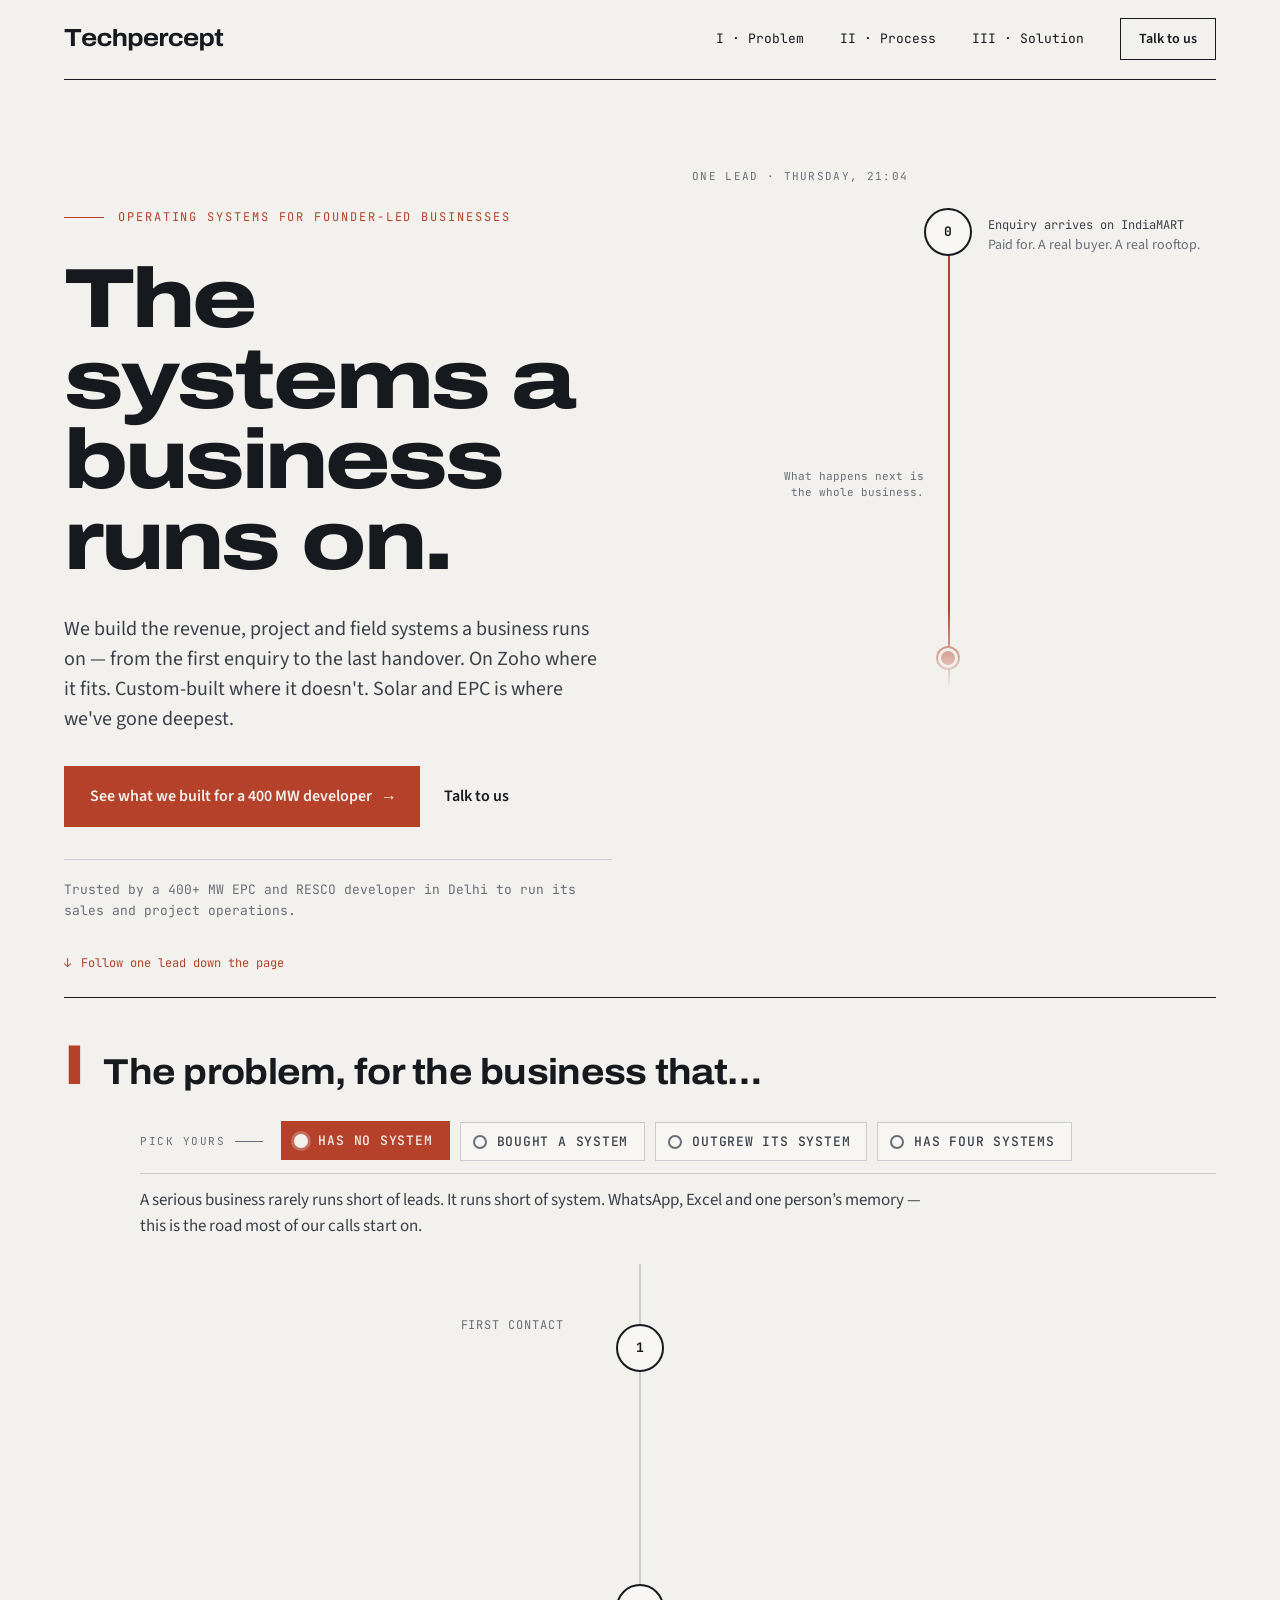
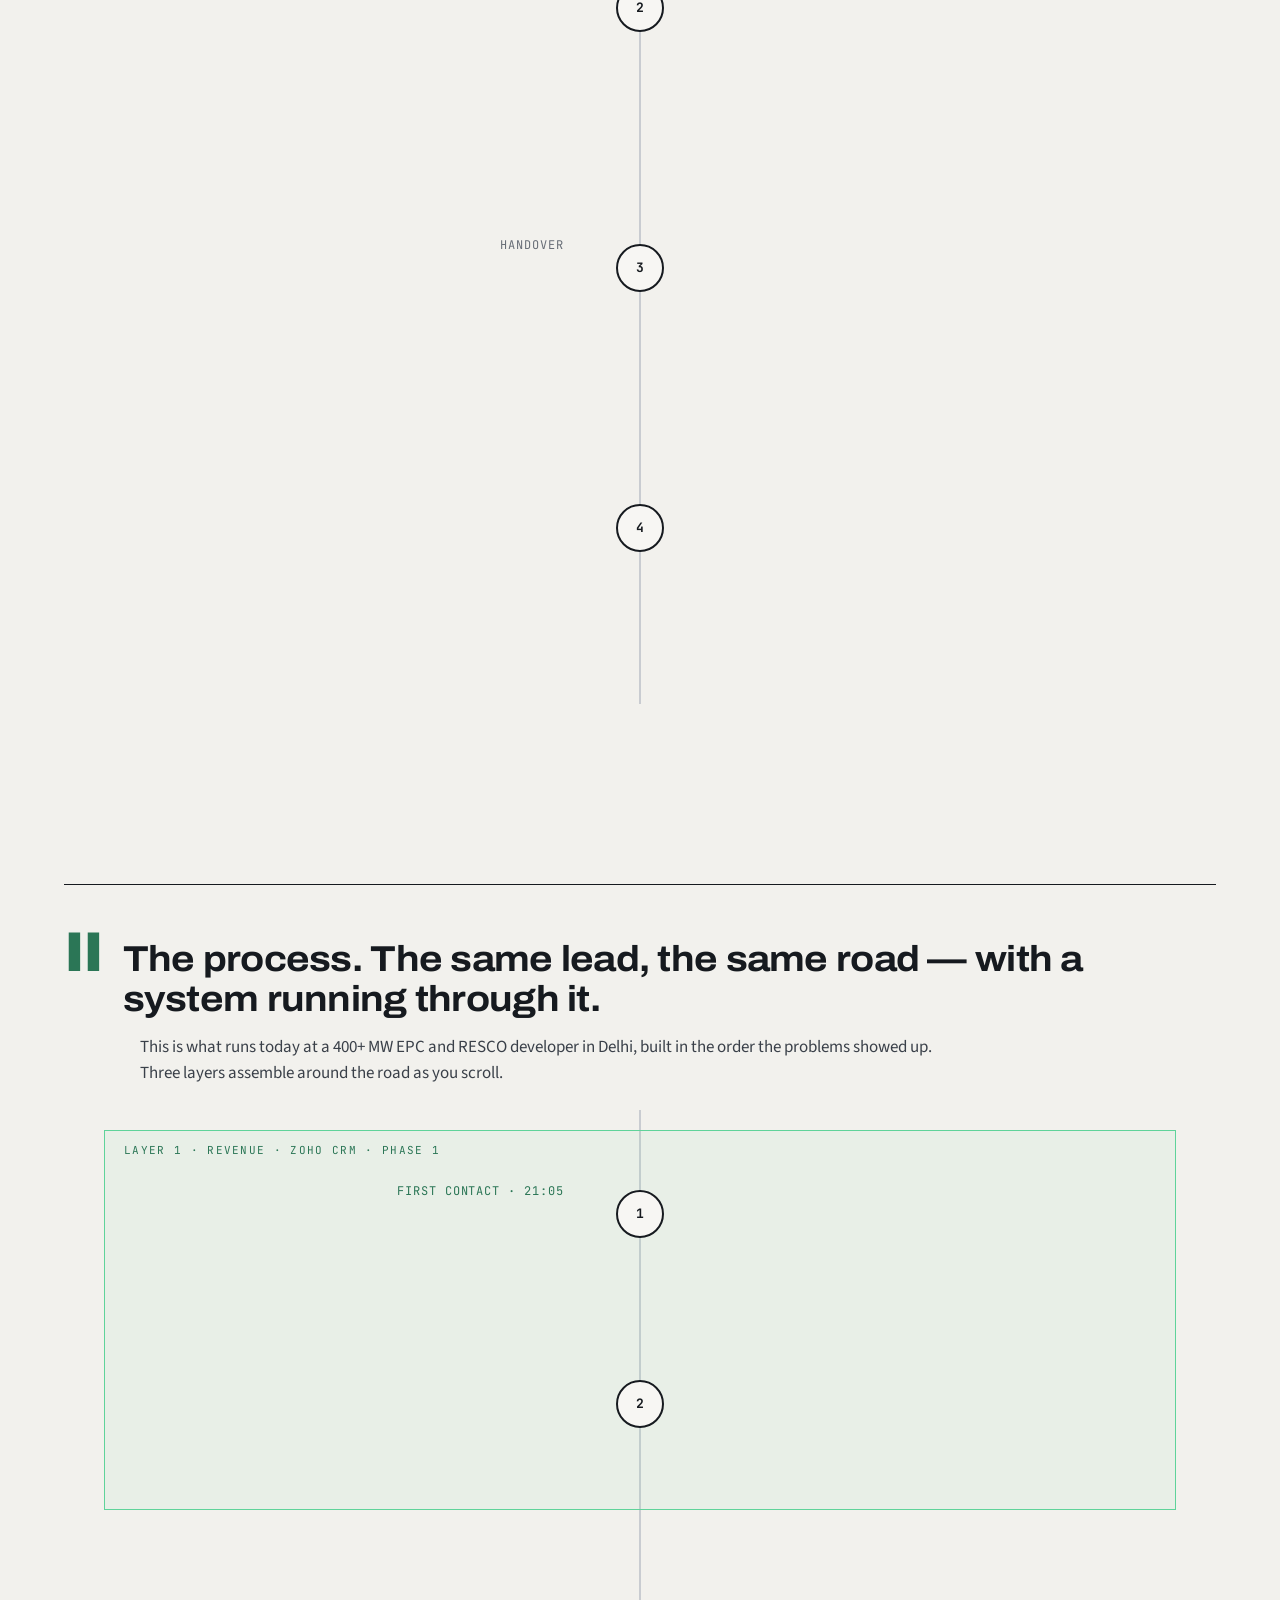
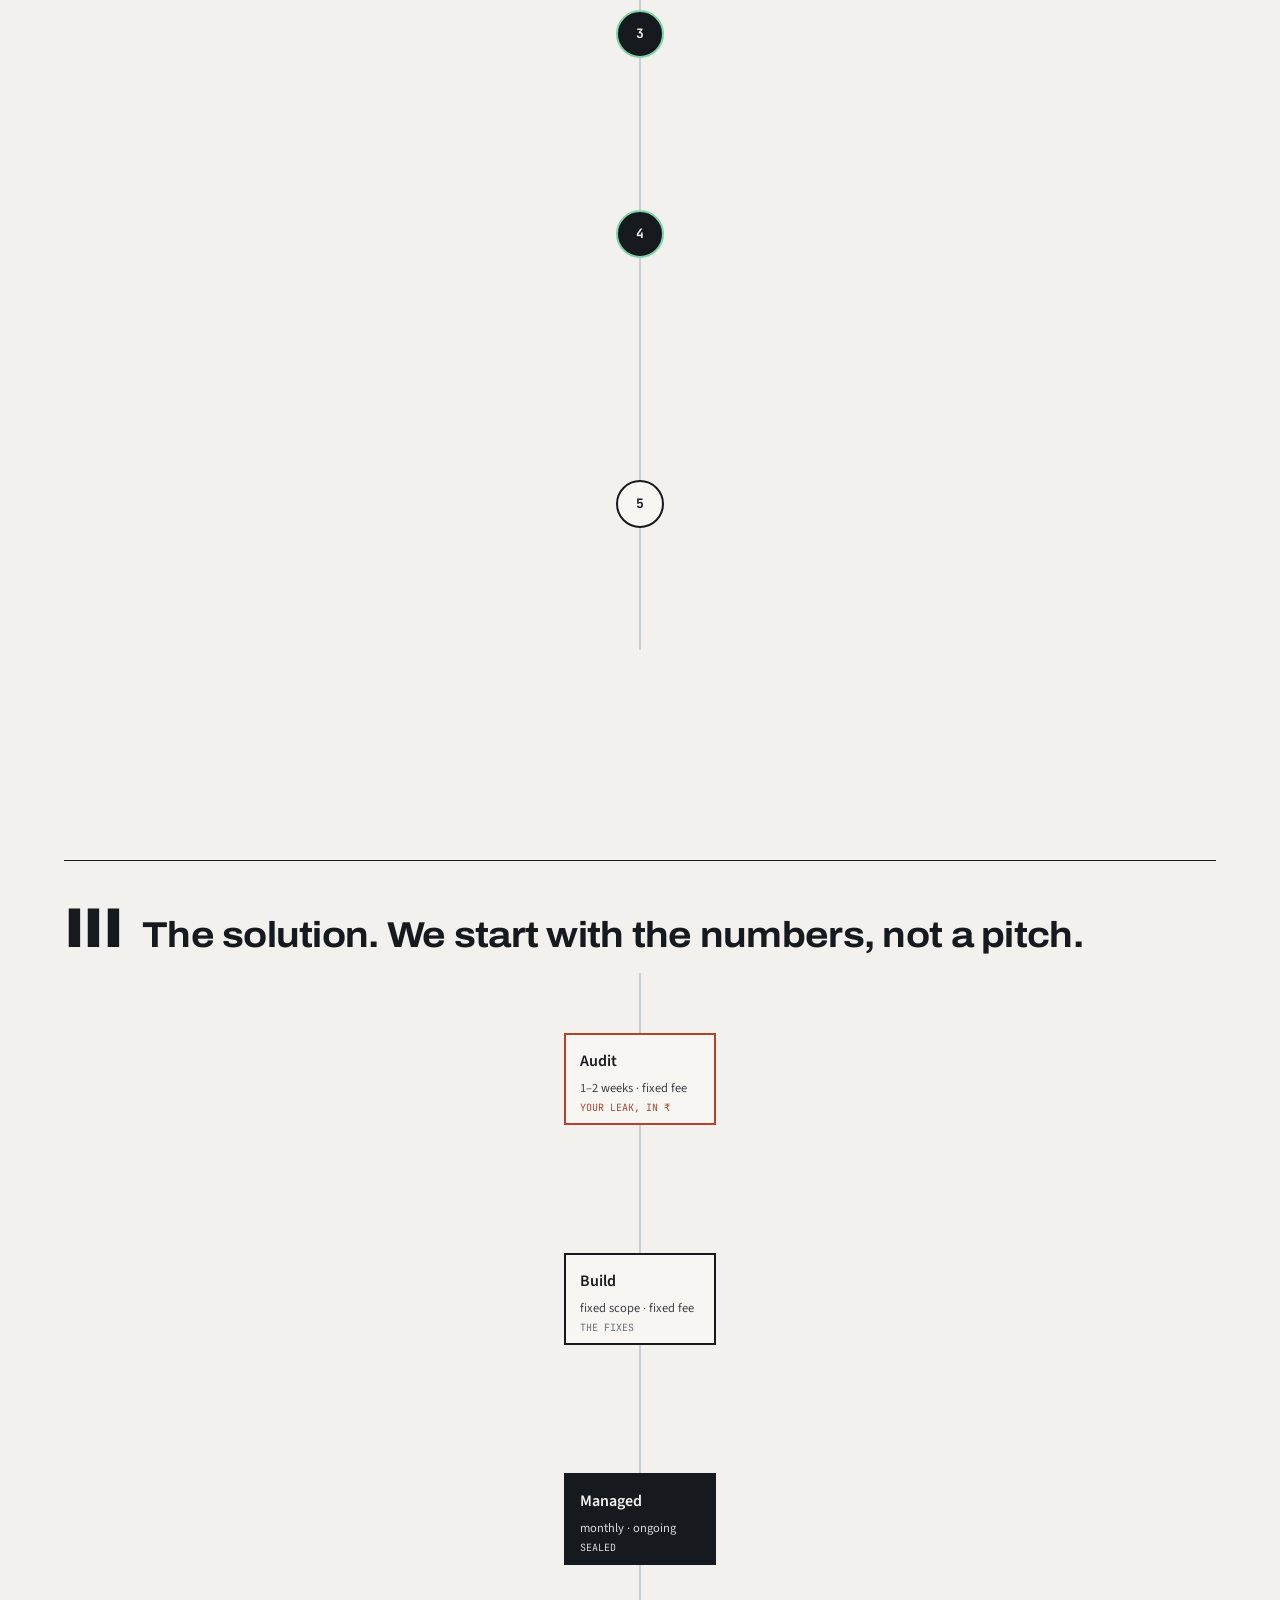
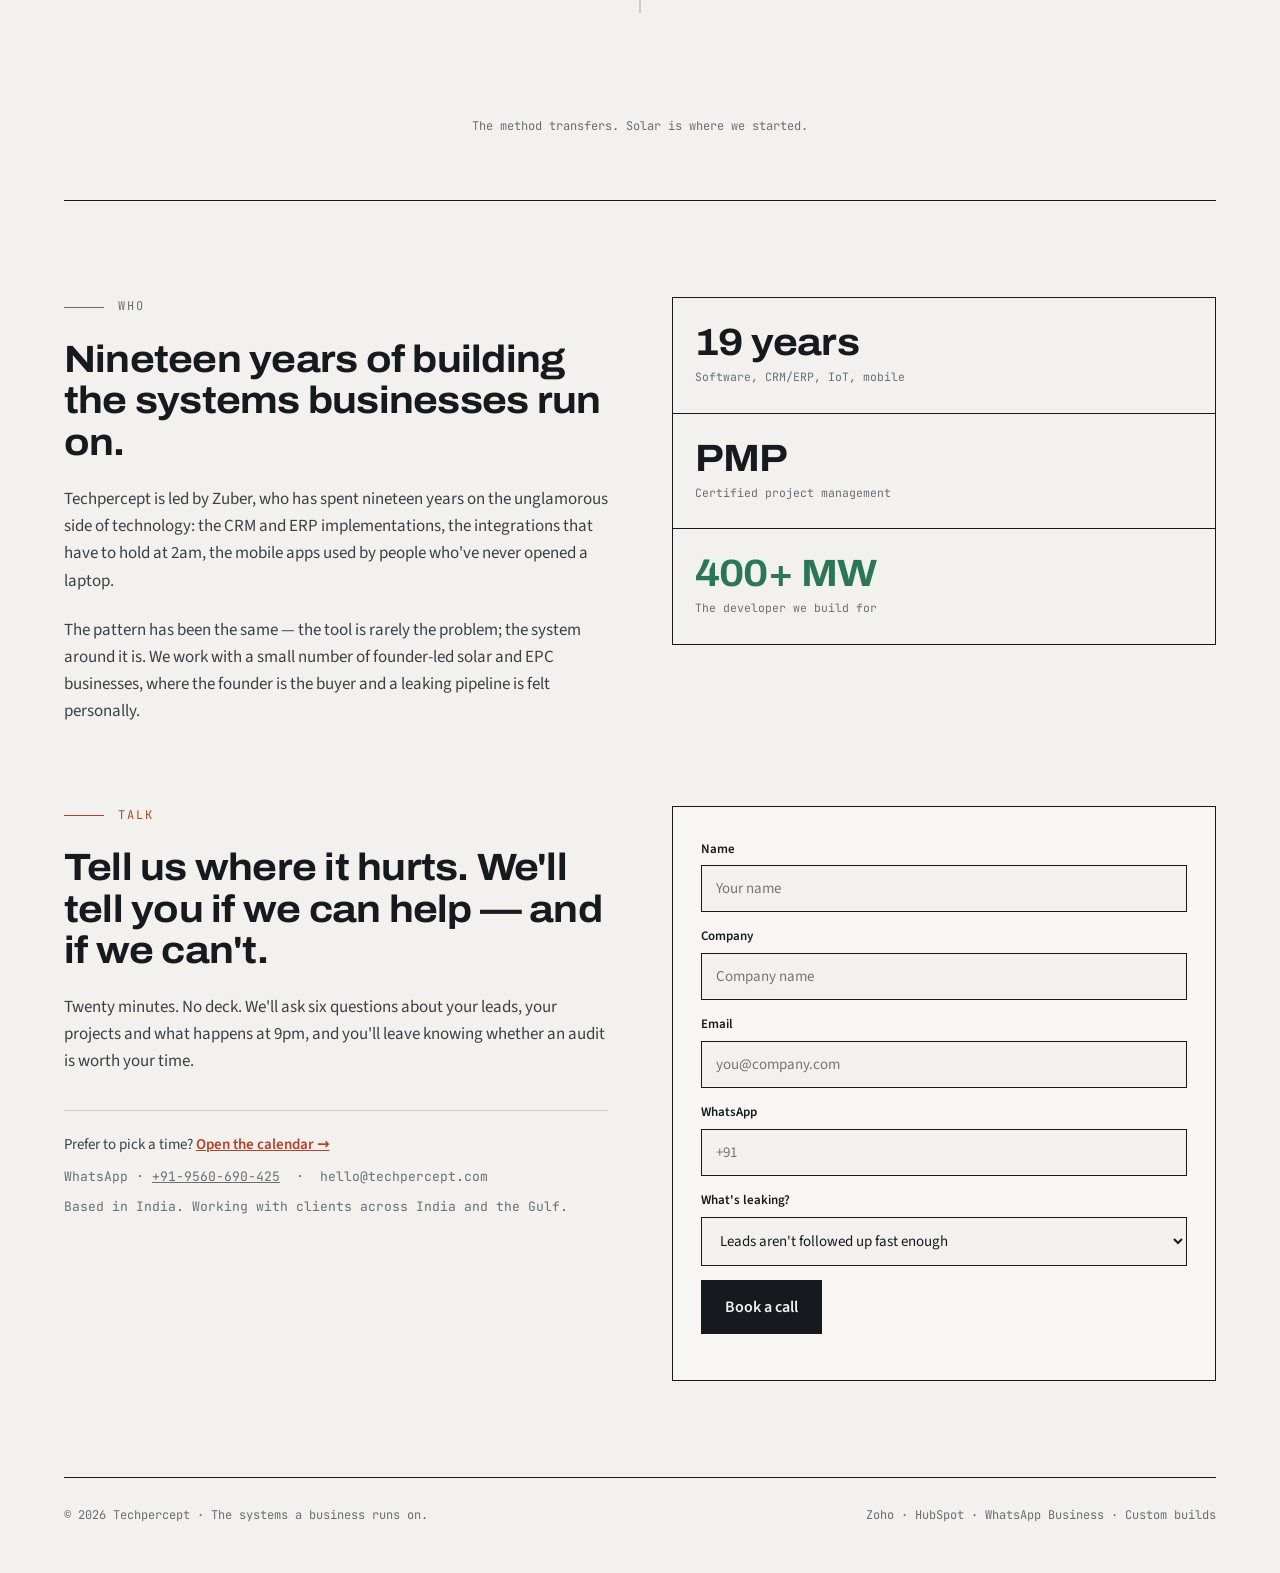
<file: index.html>
<!doctype html>
<html lang="en">
<head>
<meta charset="utf-8">
<meta name="viewport" content="width=device-width, initial-scale=1">
<title>Techpercept — The systems a business runs on</title>
<meta name="description" content="Techpercept builds the revenue, project and field systems a founder-led business runs on — from the first enquiry to the last handover. On Zoho where it fits, custom-built where it doesn't. Solar and EPC is where we've gone deepest.">
<meta property="og:title" content="Techpercept — The systems a business runs on">
<meta property="og:description" content="Revenue, project and field systems for founder-led businesses. Trusted by a 400+ MW solar developer in Delhi.">
<meta property="og:type" content="website">
<meta property="og:url" content="https://techpercept.com/">
<meta property="og:image" content="https://techpercept.com/assets/img/og.png">
<meta property="og:image:width" content="1200">
<meta property="og:image:height" content="630">
<meta name="twitter:card" content="summary_large_image">
<meta name="twitter:image" content="https://techpercept.com/assets/img/og.png">
<!-- Google Analytics (GA4) — loaded after first paint so it never competes with the page -->
<script>
  window.dataLayer = window.dataLayer || [];
  function gtag(){dataLayer.push(arguments);}
  gtag('js', new Date());
  gtag('config', 'G-F8THGGJ9QN');
  window.addEventListener('load', function(){
    var go = function(){ var s = document.createElement('script'); s.async = true; s.src = 'https://www.googletagmanager.com/gtag/js?id=G-F8THGGJ9QN'; document.head.appendChild(s); };
    ('requestIdleCallback' in window) ? requestIdleCallback(go, { timeout: 2000 }) : setTimeout(go, 1200);
  });
</script>
<link rel="icon" type="image/svg+xml" href="[data-uri]">
<link rel="preload" href="assets/fonts/archivo-var.woff2" as="font" type="font/woff2" crossorigin>
<link rel="preload" href="assets/fonts/source-sans-3-400.woff2" as="font" type="font/woff2" crossorigin>
<link rel="stylesheet" href="assets/css/styles.css?v=9b6d3f1b">
</head>
<body>
<div class="wrap">

<nav>
  <a class="wm" href="#top" aria-label="Techpercept"><svg viewBox="0 0 6441 886" role="img" aria-hidden="true"><g fill="var(--ink)" transform="translate(0 686.0)"><path d="M278.06282798945904 0.0V-552.8159848451614H24.878241762518883V-686.7478706687689H690.5189792662859V-552.8159848451614H436.995295509696V0.0Z M1022.3767111003399 12.0Q928.7847921550274 12.0 862.9798196479678 -17.45651590079069Q797.1748471409082 -46.91303180158138 762.4831219166517 -107.95651590079069Q727.7913966923952 -169.0 727.7913966923952 -263.2174072265625Q727.7913966923952 -356.84342412650585 762.0613620877266 -417.8086680546403Q796.331327483058 -478.77391198277473 861.3710343018174 -508.7608913257718Q926.4107411205769 -538.7478706687689 1018.3764797002077 -538.7478706687689Q1109.2382430285215 -538.7478706687689 1171.6954510137439 -509.4478351101279Q1234.1526589989662 -480.14779955148697 1266.1095681786537 -420.8695132061839Q1298.0664773583412 -361.59122686088085 1298.0664773583412 -270.41741359233856V-230.7476806640625H878.1845427155495Q880.2367208749056 -184.48700641095638 896.5455863624811 -153.95675367116928Q912.8544518500566 -123.42650093138218 944.6503237485886 -108.8048716634512Q976.4461956471205 -94.18324239552021 1023.7506528049707 -94.18324239552021Q1047.5681300908327 -94.18324239552021 1070.0247818604112 -99.87018617987633Q1092.4814336299896 -105.55712996423244 1110.3989554941654 -116.83967497199774Q1128.3164773583412 -128.12221997976303 1139.2904907092452 -145.1655751094222Q1150.2645040601492 -162.20893023908138 1151.2036727070808 -184.76527258753777H1296.727284297347Q1296.727284297347 -138.28715182840824 1277.2662459537387 -101.58281302452087Q1257.8052076101303 -64.8784742206335 1221.4918265789747 -39.682767912745476Q1185.1784455478191 -14.487061604857445 1134.6692287102342 -1.2435308024287224Q1084.1600118726492 12.0 1022.3767111003399 12.0ZM879.3410230576992 -321.06102135777473H1145.6385147571564Q1145.6385147571564 -349.85203698277473 1136.4123519062996 -370.6823252812028Q1127.1861890554428 -391.51261357963085 1110.4860404506326 -405.3255880624056Q1093.7858918458223 -419.1385625451803 1071.0509261339903 -425.6168271303177Q1048.3159604221582 -432.09509171545506 1020.9157863408327 -432.09509171545506Q978.5069049298763 -432.09509171545506 948.2197610586882 -419.6429501771927Q917.9326171875 -407.1908086389303 901.0716006085277 -382.44747526943684Q884.2105840295553 -357.70414189994335 879.3410230576992 -321.06102135777473Z M1639.124540373683 12.0Q1547.4717624783516 12.0 1483.2928886041045 -18.030463442206383Q1419.1140147298574 -48.060926884412766 1385.6266421079636 -109.28267450630665Q1352.1392694860697 -170.50442212820053 1352.1392694860697 -263.5304634422064Q1352.1392694860697 -357.15648034214973 1385.8614103868604 -418.0304156765342Q1419.583551287651 -478.9043510109186 1483.7624251618981 -508.8913303539157Q1547.9412990361452 -538.8783096969128 1639.124540373683 -538.8783096969128Q1697.99450789392 -538.8783096969128 1747.0298000127077 -525.6348133906722Q1796.0650921314955 -512.3913170844316 1832.4742245823145 -485.3391049578786Q1868.8833570331335 -458.28689283132553 1888.4966860488057 -417.991163700819Q1908.110015064478 -377.6954345703125 1908.110015064478 -323.6779371201992H1761.4561544507742Q1761.4561544507742 -358.45166015625 1746.268979266286 -381.69507525861263Q1731.0818040817976 -404.93849036097527 1703.498931080103 -416.9167209789157Q1675.9160580784082 -428.8949515968561 1638.1854672580957 -428.8949515968561Q1592.5765126049519 -428.8949515968561 1562.2328162118793 -411.0993588641286Q1531.8891198188066 -393.30376613140106 1516.7672591507435 -358.9343887940049Q1501.6453984826803 -324.5650114566088 1501.6453984826803 -274.0002197176218V-252.46073158085346Q1501.6453984826803 -202.678532615304 1517.0324908718467 -167.98307840526104Q1532.419583261013 -133.2876241952181 1563.8502478525043 -115.57027163356543Q1595.2809124439955 -97.85291907191277 1643.4029010236263 -97.85291907191277Q1680.611777126789 -97.85291907191277 1708.303353741765 -110.274658203125Q1735.994930356741 -122.69639733433723 1751.8299056217074 -146.67458071559668Q1767.664880886674 -170.65276409685612 1767.664880886674 -203.73083601891994H1908.110015064478Q1908.110015064478 -150.63495562970638 1888.3401579409838 -110.07399477809668Q1868.5703008174896 -69.51303392648697 1832.5959488525987 -42.42606572806835Q1796.6215968877077 -15.339097529649734 1747.3080523908138 -1.6695487648248672Q1697.99450789392 12.0 1639.124540373683 12.0Z M1986.7913011610508 0.0V-723.7478706687689H2132.714762017131V-463.2433668076992H2139.8017302155495Q2161.1150305718184 -488.56532141566277 2189.045736029744 -505.15230341255665Q2216.97644148767 -521.7392854094505 2249.767932124436 -530.2435780391097Q2282.559422761202 -538.7478706687689 2317.7333177626133 -538.7478706687689Q2379.464452058077 -538.7478706687689 2422.886503264308 -517.8129134476185Q2466.308554470539 -496.8779562264681 2489.3782019540668 -453.2081564217806Q2512.4478494375944 -409.5383566170931 2512.4478494375944 -340.4860298484564V0.0H2366.0548520237207V-317.16419836878777Q2366.0548520237207 -344.99892896413803 2358.920045532286 -364.41201490163803Q2351.7852390408516 -383.82510083913803 2338.350417688489 -396.04253513365984Q2324.9155963361263 -408.25996942818165 2305.554661490023 -413.855665653944Q2286.19372664392 -419.4513618797064 2261.993599265814 -419.4513618797064Q2226.3325885236263 -419.4513618797064 2197.032457962632 -403.542677372694Q2167.732327401638 -387.63399286568165 2150.2235447093844 -359.83835926651955Q2132.714762017131 -332.04272566735744 2132.714762017131 -295.338407561183V0.0Z M2610.9217401891947 182.60056045651436V-526.7478706687689H2730.0535071343184L2742.2884383499622 -450.9823263436556H2749.7754309624434Q2780.784450367093 -497.252197265625 2827.1412480920553 -518.0000339671969Q2873.4980458170176 -538.7478706687689 2929.1765540093184 -538.7478706687689Q3001.3682595938444 -538.7478706687689 3054.229526683688 -509.19567181169987Q3107.090793773532 -479.64347295463085 3136.3127850070596 -418.5782534405589Q3165.5347762405872 -357.51303392648697 3165.5347762405872 -262.9304878562689Q3165.5347762405872 -169.4174539297819 3136.2345448359847 -108.26092582195997Q3106.934313431382 -47.10439771413803 3055.16869533062 -17.552198857069016Q3003.4030772298574 12.0 2935.2808158546686 12.0Q2899.1417363733053 12.0 2866.7459504529834 4.078274138271809Q2834.3501645326614 -3.8434517234563828 2808.1934400498867 -20.17822265625Q2782.036715567112 -36.51299358904362 2763.5496008843184 -60.92172533273697H2756.8452010452747V182.60056045651436ZM2886.9152842611074 -106.35743567347527Q2931.8805069625378 -106.35743567347527 2960.463216498494 -123.2530517578125Q2989.0459260344505 -140.14866784214973 3002.789510972798 -172.913681961596Q3016.533095911145 -205.6786960810423 3016.533095911145 -253.09559273719788V-272.84364384412766Q3016.533095911145 -321.13010147213936 3002.789510972798 -354.12988387048244Q2989.0459260344505 -387.12966626882553 2960.1501602828503 -403.7600506320596Q2931.25439453125 -420.3904349952936 2886.2891718298197 -420.3904349952936Q2843.202095359564 -420.3904349952936 2814.0845819860697 -402.4861519187689Q2784.9670686125755 -384.58186884224415 2770.57568359375 -351.0124925673008Q2756.1842985749245 -317.44311629235744 2756.1842985749245 -270.0782757252455V-257.1130901873112Q2756.1842985749245 -222.13075004518032 2764.332173489034 -194.0743944272399Q2772.480048403144 -166.01803880929947 2788.849698007107 -146.63987877964973Q2805.2193476110697 -127.26171875 2829.74987898767 -116.80957721173763Q2854.28041036427 -106.35743567347527 2886.9152842611074 -106.35743567347527Z M3513.37671110034 12.0Q3419.7847921550274 12.0 3353.979819647968 -17.45651590079069Q3288.1748471409082 -46.91303180158138 3253.4831219166517 -107.95651590079069Q3218.791396692395 -169.0 3218.791396692395 -263.2174072265625Q3218.791396692395 -356.84342412650585 3253.0613620877266 -417.8086680546403Q3287.331327483058 -478.77391198277473 3352.3710343018174 -508.7608913257718Q3417.410741120577 -538.7478706687689 3509.3764797002077 -538.7478706687689Q3600.2382430285215 -538.7478706687689 3662.695451013744 -509.4478351101279Q3725.152658998966 -480.14779955148697 3757.1095681786537 -420.8695132061839Q3789.066477358341 -361.59122686088085 3789.066477358341 -270.41741359233856V-230.7476806640625H3369.1845427155495Q3371.2367208749056 -184.48700641095638 3387.545586362481 -153.95675367116928Q3403.8544518500566 -123.42650093138218 3435.6503237485886 -108.8048716634512Q3467.4461956471205 -94.18324239552021 3514.7506528049707 -94.18324239552021Q3538.5681300908327 -94.18324239552021 3561.024781860411 -99.87018617987633Q3583.4814336299896 -105.55712996423244 3601.3989554941654 -116.83967497199774Q3619.316477358341 -128.12221997976303 3630.290490709245 -145.1655751094222Q3641.264504060149 -162.20893023908138 3642.203672707081 -184.76527258753777H3787.727284297347Q3787.727284297347 -138.28715182840824 3768.2662459537387 -101.58281302452087Q3748.8052076101303 -64.8784742206335 3712.4918265789747 -39.682767912745476Q3676.178445547819 -14.487061604857445 3625.669228710234 -1.2435308024287224Q3575.160011872649 12.0 3513.37671110034 12.0ZM3370.341023057699 -321.06102135777473H3636.6385147571564Q3636.6385147571564 -349.85203698277473 3627.4123519062996 -370.6823252812028Q3618.186189055443 -391.51261357963085 3601.4860404506326 -405.3255880624056Q3584.7858918458223 -419.1385625451803 3562.0509261339903 -425.6168271303177Q3539.3159604221582 -432.09509171545506 3511.9157863408327 -432.09509171545506Q3469.5069049298763 -432.09509171545506 3439.219761058688 -419.6429501771927Q3408.9326171875 -407.1908086389303 3392.0716006085277 -382.44747526943684Q3375.2105840295553 -357.70414189994335 3370.341023057699 -321.06102135777473Z M3866.791301161051 0.0V-526.7478706687689H3986.523043692112L3997.3492017686367 -440.74772100150585H4004.836194381118Q4016.323281466961 -468.2087667733431 4034.727883517742 -490.46967189759016Q4053.1324855685234 -512.7305770218372 4080.010965101421 -525.8479274585843Q4106.889444634318 -538.9652778953314 4141.515584662557 -538.9652778953314Q4159.185262396932 -538.9652778953314 4174.69842582196 -535.9913669750094Q4190.211589246988 -533.0174560546875 4200.3596329391 -528.9130318015814V-400.8164869248867H4144.080079182982Q4110.132134214044 -400.8164869248867 4085.3190641999245 -390.6642376482487Q4060.5059941858053 -380.51198837161064 4044.371235460043 -361.272818133235Q4028.2364767342806 -342.0336478948593 4020.4756193757057 -315.72501327842474Q4012.714762017131 -289.41637866199017 4012.714762017131 -257.1731201261282V0.0Z M4510.124540373683 12.0Q4418.471762478352 12.0 4354.2928886041045 -18.030463442206383Q4290.114014729857 -48.060926884412766 4256.626642107964 -109.28267450630665Q4223.13926948607 -170.50442212820053 4223.13926948607 -263.5304634422064Q4223.13926948607 -357.15648034214973 4256.86141038686 -418.0304156765342Q4290.583551287651 -478.9043510109186 4354.762425161898 -508.8913303539157Q4418.941299036145 -538.8783096969128 4510.124540373683 -538.8783096969128Q4568.99450789392 -538.8783096969128 4618.029800012708 -525.6348133906722Q4667.0650921314955 -512.3913170844316 4703.4742245823145 -485.3391049578786Q4739.8833570331335 -458.28689283132553 4759.496686048806 -417.991163700819Q4779.110015064478 -377.6954345703125 4779.110015064478 -323.6779371201992H4632.456154450774Q4632.456154450774 -358.45166015625 4617.268979266286 -381.69507525861263Q4602.081804081798 -404.93849036097527 4574.498931080103 -416.9167209789157Q4546.916058078408 -428.8949515968561 4509.185467258096 -428.8949515968561Q4463.576512604952 -428.8949515968561 4433.232816211879 -411.0993588641286Q4402.889119818807 -393.30376613140106 4387.7672591507435 -358.9343887940049Q4372.64539848268 -324.5650114566088 4372.64539848268 -274.0002197176218V-252.46073158085346Q4372.64539848268 -202.678532615304 4388.032490871847 -167.98307840526104Q4403.419583261013 -133.2876241952181 4434.850247852504 -115.57027163356543Q4466.2809124439955 -97.85291907191277 4514.402901023626 -97.85291907191277Q4551.611777126789 -97.85291907191277 4579.303353741765 -110.274658203125Q4606.994930356741 -122.69639733433723 4622.829905621707 -146.67458071559668Q4638.664880886674 -170.65276409685612 4638.664880886674 -203.73083601891994H4779.110015064478Q4779.110015064478 -150.63495562970638 4759.340157940984 -110.07399477809668Q4739.57030081749 -69.51303392648697 4703.595948852599 -42.42606572806835Q4667.621596887708 -15.339097529649734 4618.308052390814 -1.6695487648248672Q4568.99450789392 12.0 4510.124540373683 12.0Z M5128.37671110034 12.0Q5034.784792155027 12.0 4968.979819647968 -17.45651590079069Q4903.174847140908 -46.91303180158138 4868.483121916652 -107.95651590079069Q4833.791396692395 -169.0 4833.791396692395 -263.2174072265625Q4833.791396692395 -356.84342412650585 4868.061362087727 -417.8086680546403Q4902.331327483058 -478.77391198277473 4967.371034301817 -508.7608913257718Q5032.410741120577 -538.7478706687689 5124.376479700208 -538.7478706687689Q5215.2382430285215 -538.7478706687689 5277.695451013744 -509.4478351101279Q5340.152658998966 -480.14779955148697 5372.109568178654 -420.8695132061839Q5404.066477358341 -361.59122686088085 5404.066477358341 -270.41741359233856V-230.7476806640625H4984.1845427155495Q4986.236720874906 -184.48700641095638 5002.545586362481 -153.95675367116928Q5018.854451850057 -123.42650093138218 5050.650323748589 -108.8048716634512Q5082.4461956471205 -94.18324239552021 5129.750652804971 -94.18324239552021Q5153.568130090833 -94.18324239552021 5176.024781860411 -99.87018617987633Q5198.48143362999 -105.55712996423244 5216.398955494165 -116.83967497199774Q5234.316477358341 -128.12221997976303 5245.290490709245 -145.1655751094222Q5256.264504060149 -162.20893023908138 5257.203672707081 -184.76527258753777H5402.727284297347Q5402.727284297347 -138.28715182840824 5383.266245953739 -101.58281302452087Q5363.80520761013 -64.8784742206335 5327.491826578975 -39.682767912745476Q5291.178445547819 -14.487061604857445 5240.669228710234 -1.2435308024287224Q5190.160011872649 12.0 5128.37671110034 12.0ZM4985.341023057699 -321.06102135777473H5251.638514757156Q5251.638514757156 -349.85203698277473 5242.4123519063 -370.6823252812028Q5233.186189055443 -391.51261357963085 5216.486040450633 -405.3255880624056Q5199.785891845822 -419.1385625451803 5177.05092613399 -425.6168271303177Q5154.315960422158 -432.09509171545506 5126.915786340833 -432.09509171545506Q5084.506904929876 -432.09509171545506 5054.219761058688 -419.6429501771927Q5023.9326171875 -407.1908086389303 5007.071600608528 -382.44747526943684Q4990.210584029555 -357.70414189994335 4985.341023057699 -321.06102135777473Z M5481.921740189195 182.60056045651436V-526.7478706687689H5601.053507134318L5613.288438349962 -450.9823263436556H5620.775430962443Q5651.784450367093 -497.252197265625 5698.141248092055 -518.0000339671969Q5744.498045817018 -538.7478706687689 5800.176554009318 -538.7478706687689Q5872.368259593844 -538.7478706687689 5925.229526683688 -509.19567181169987Q5978.090793773532 -479.64347295463085 6007.31278500706 -418.5782534405589Q6036.534776240587 -357.51303392648697 6036.534776240587 -262.9304878562689Q6036.534776240587 -169.4174539297819 6007.234544835985 -108.26092582195997Q5977.934313431382 -47.10439771413803 5926.16869533062 -17.552198857069016Q5874.403077229857 12.0 5806.280815854669 12.0Q5770.141736373305 12.0 5737.745950452983 4.078274138271809Q5705.350164532661 -3.8434517234563828 5679.193440049887 -20.17822265625Q5653.036715567112 -36.51299358904362 5634.549600884318 -60.92172533273697H5627.845201045275V182.60056045651436ZM5757.915284261107 -106.35743567347527Q5802.880506962538 -106.35743567347527 5831.463216498494 -123.2530517578125Q5860.0459260344505 -140.14866784214973 5873.789510972798 -172.913681961596Q5887.533095911145 -205.6786960810423 5887.533095911145 -253.09559273719788V-272.84364384412766Q5887.533095911145 -321.13010147213936 5873.789510972798 -354.12988387048244Q5860.0459260344505 -387.12966626882553 5831.15016028285 -403.7600506320596Q5802.25439453125 -420.3904349952936 5757.28917182982 -420.3904349952936Q5714.202095359564 -420.3904349952936 5685.08458198607 -402.4861519187689Q5655.9670686125755 -384.58186884224415 5641.57568359375 -351.0124925673008Q5627.1842985749245 -317.44311629235744 5627.1842985749245 -270.0782757252455V-257.1130901873112Q5627.1842985749245 -222.13075004518032 5635.332173489034 -194.0743944272399Q5643.480048403144 -166.01803880929947 5659.849698007107 -146.63987877964973Q5676.21934761107 -127.26171875 5700.74987898767 -116.80957721173763Q5725.28041036427 -106.35743567347527 5757.915284261107 -106.35743567347527Z M6302.333699896932 12.0Q6247.863730251789 12.0 6213.511116884649 -5.012904956936836Q6179.1585035175085 -22.025809913873672 6163.158198341727 -55.3042321279645Q6147.157893165946 -88.58265434205532 6147.157893165946 -136.82705502212048V-416.4254150390625H6067.174263328314V-526.7478706687689H6151.644953712821L6180.175810962915 -678.7655581235886H6293.081354022026V-526.7478706687689H6408.3175887316465V-416.4254150390625H6293.081354022026V-158.50599735975266Q6293.081354022026 -129.23596297204494 6305.472771950066 -113.77920930087566Q6317.864189878106 -98.32245562970638 6351.864909559488 -98.32245562970638H6408.3175887316465V-4.8348388671875Q6395.934856906533 -0.30437542498111725 6376.982409663498 3.569559909403324Q6358.029962420464 7.4434952437877655 6338.129714034498 9.721747621893883Q6318.229465648532 12.0 6302.333699896932 12.0Z"/></g></svg></a>
  <ul>
    <li><a href="#problem">I · Problem</a></li>
    <li><a href="#process">II · Process</a></li>
    <li><a href="#solution">III · Solution</a></li>
    <li><a class="cta" href="#talk">Talk to us</a></li>
  </ul>
</nav>
<main>

<!-- ============ HERO ============ -->
<section id="top" class="hero">
  <div class="copy">
    <div class="eyebrow" style="color:var(--leak)">Operating systems for founder-led businesses</div>
    <h1>The systems a business runs on.</h1>
    <p class="lede">We build the revenue, project and field systems a business runs on — from the first enquiry to the last handover. On Zoho where it fits. Custom-built where it doesn't. Solar and EPC is where we've gone deepest.</p>
    <div style="display:flex;gap:16px;align-items:center;flex-wrap:wrap">
      <a class="btn btn-leak" href="#process">See what we built for a 400 MW developer <span class="mono">→</span></a>
      <a class="btn btn-ghost" href="#talk">Talk to us</a>
    </div>
    <div class="trust">Trusted by a 400+ MW EPC and RESCO developer in Delhi to run its sales and project operations.</div>
    <div class="follow"><span>↓</span>Follow one lead down the page</div>
  </div>
  <div class="hero-draw" id="heroDraw">
    <div class="mono" style="position:absolute;left:24px;top:0;font-size:11px;letter-spacing:.12em;text-transform:uppercase;color:var(--ink-3)">One lead · <span id="leadDay">Tuesday</span>, 21:04</div>
    <div class="rail" style="left:280px;top:40px;height:480px;transform:none"></div>
    <div class="road" id="road0" style="left:280px;top:40px;background:var(--leak);transform:none"></div>
    <div class="st" style="left:280px;top:40px">0</div>
    <div class="mono" style="position:absolute;left:320px;top:48px;font-size:12px;color:var(--ink-2)">Enquiry arrives on <span class="src" id="src">IndiaMART</span></div>
    <div style="position:absolute;left:320px;top:68px;font-size:14px;color:var(--ink-3);max-width:220px;line-height:1.4">Paid for. A real buyer. A real rooftop.</div>
    <div class="tok" id="tok0" style="left:280px;top:78px;background:var(--leak);box-shadow:0 0 0 2px var(--leak);opacity:1"></div>
    <div class="mono" style="position:absolute;right:calc(100% - 256px);top:300px;width:160px;text-align:right;font-size:11px;line-height:16px;color:var(--ink-3)">What happens next is the whole business.</div>
    <div class="fade"></div>
  </div>
</section>

<!-- ============ ACT I — PROBLEM (four businesses, one road; copy lives in assets/js/config.js) ============ -->
<section id="problem" style="padding-top:24px">
  <div class="act-head">
    <span class="n" style="color:var(--leak)">I</span>
    <h2 class="disp">The problem, for the business that&hellip;</h2>
  </div>
  <div class="chips" id="chips" role="group" aria-label="Which business is yours"><span class="hint">Pick yours</span></div>
  <p class="intro" id="intro1"></p>
  <div class="road-wrap" style="height:1180px" data-act="1">
    <div class="rail" style="height:1040px"></div>
    <div class="road" id="road1" style="background:var(--leak)"></div>

    <div class="st" id="s1" style="top:60px">1</div>
    <div class="side l" style="top:52px"><div class="k" id="k1"></div><div class="t cap" id="c1"></div></div>
    <div class="callout r cap" id="l1" style="top:60px"></div>

    <div class="st" id="s2" style="top:320px">2</div>
    <div class="side r cap" id="c2w" style="top:316px"><div class="k" id="k2"></div><div class="t" id="c2"></div></div>
    <div class="callout l cap" id="l2" style="top:320px"></div>

    <div class="st" id="s3" style="top:580px">3</div>
    <div class="side l" style="top:572px"><div class="k" id="k3"></div><div class="t cap" id="c3"></div></div>
    <div class="callout r cap" id="l3" style="top:580px"></div>

    <div class="st" id="s4" style="top:840px">4</div>
    <div class="side r cap" id="c4w" style="top:836px"><div class="k" id="k4"></div><div class="t" id="c4"></div></div>
    <div class="callout l cap" id="l4" style="top:840px"></div>

    <div class="tok" id="tok1" style="top:0;background:var(--leak);box-shadow:0 0 0 2px var(--leak)"></div>

    <div class="sum cap" id="sum1" style="top:1060px">
      <span class="disp" id="sum1h" style="font-size:48px;letter-spacing:-.025em;color:var(--leak);line-height:1"></span>
      <span id="sum1b" style="font-size:17px;color:var(--ink-2);max-width:520px;line-height:1.5;text-align:left"></span>
    </div>
  </div>
</section>

<!-- ============ ACT II — PROCESS ============ -->
<section id="process" style="padding-top:40px">
  <div class="act-head">
    <span class="n" style="color:var(--signal-text)">II</span>
    <h2 class="disp">The process. The same lead, the same road — with a system running through it.</h2>
  </div>
  <p style="margin:0 0 24px 76px;font-size:17px;line-height:1.5;color:var(--ink-2);max-width:800px">This is what runs today at a 400+ MW EPC and RESCO developer in Delhi, built in the order the problems showed up. Three layers assemble around the road as you scroll.</p>
  <div class="road-wrap" style="height:1310px" data-act="2">
    <div class="rail" style="height:1140px"></div>
    <div class="road" id="road2" style="background:var(--signal)"></div>

    <div class="band lyr" id="ly1" style="top:20px;height:380px"></div>
    <div class="band-t lyr" id="ly1t" style="top:32px">Layer 1 · Revenue · Zoho CRM · Phase 1</div>

    <div class="st" id="p1" style="top:80px">1</div>
    <div class="side l" style="top:72px"><div class="k" style="color:var(--signal-text)">FIRST CONTACT · 21:05</div><div class="t cap" id="d1" style="font-size:16px">Captured into Zoho <span class="hl hl-green">in seconds</span>, deduplicated, source-tagged. The prospect gets a WhatsApp reply with a name, a sizing question and a slot for tomorrow. Routed to the right rep by city and system size.</div></div>

    <div class="st" id="p2" style="top:270px">2</div>
    <div class="side r cap" id="d2" style="top:266px"><div class="k" style="color:var(--signal-text)">THE QUOTE · DAY 1 → DAY 14</div><div class="t" style="font-size:16px">Proposal generated from a template the same day — sizing, subsidy, payback, filled from the CRM. The <span class="hl hl-green">cadence</span> fires: a subsidy explainer on day 3, a call on day 6, a site visit on day 10. Order signed on <span class="hl hl-green">touch five</span>. The dashboard logs it.</div></div>

    <div class="band lyr" id="ly2" style="top:430px;height:440px;border:2px solid var(--signal);background:var(--ink)"></div>
    <div class="band-t lyr" id="ly2t" style="top:442px;color:var(--signal-on-ink)">Layer 2 · Operations · Custom-built · Phase 2</div>

    <div class="st" id="p3" style="top:500px;border-color:var(--signal-on-ink);background:var(--ink);color:var(--paper)">3</div>
    <div class="side l" style="top:492px"><div class="k" style="color:var(--signal-on-ink)">HANDOVER · DAY 0</div><div class="t cap" id="d3" style="font-size:16px;color:var(--panel-text)">Project <span class="hl hl-light">auto-created</span> from the deal — site, sizing, price, contacts carried over. Ops picks up a <span class="hl hl-light">complete brief</span>. An off-the-shelf project tool couldn't model how the team works, so we built one that does. Every project runs one chain:
      <ol class="chain" aria-label="Project stages"><li>Survey</li><li>Design QA</li><li>Procurement</li><li>Execution QA/QC</li><li>Handover</li><li>O&amp;M</li></ol>
      <div class="chain-tags">Residential · RESCO · Government tenders</div></div></div>

    <div class="st" id="p4" style="top:700px;border-color:var(--signal-on-ink);background:var(--ink);color:var(--paper)">4</div>
    <div class="side r cap" id="d4" style="top:696px"><div class="k" style="color:var(--signal-on-ink)">EXECUTION &amp; BILLING · DAY 12 → DAY 83</div><div class="t" style="font-size:16px;color:var(--panel-text)"><span class="hl hl-light">DISCOM delay</span> flagged on day 12 on the CEO dashboard, not day 41. A project-health score names what's blocked, by how many days, and why. QA sign-off triggers the milestone <span class="hl hl-light">invoice</span> automatically. Paid. <span class="hl hl-light">Retention</span> scheduled. Everyone from the site engineer to the CEO sees their own view of it.</div></div>

    <div class="band lyr" id="ly3" style="top:900px;height:220px"></div>
    <div class="band-t lyr" id="ly3t" style="top:912px">Layer 3 · Field · Mobile apps · Phase 3</div>

    <div class="st" id="p5" style="top:970px">5</div>
    <div class="side l" style="top:962px"><div class="k" style="color:var(--signal-text)">ON THE ROOF</div><div class="t cap" id="d5" style="font-size:16px">Survey and execution teams aren't at desks. Site data — surveys, progress, photos, sign-offs — captured on the roof, in the platform the same minute. Not in a WhatsApp group nobody can search.</div></div>
    <div class="side r cap mono" id="d5b" style="top:966px;font-size:12px;line-height:17px;color:var(--signal-text)">Offline where the signal isn't. Feeds Layer 2 directly.</div>

    <div class="tok" id="tok2" style="top:0;background:var(--signal);box-shadow:0 0 0 2px var(--signal)"></div>

    <div class="sum cap" id="sum2" style="top:1160px;flex-direction:column;gap:10px;align-items:center">
      <span class="disp" style="font-size:clamp(28px,3.5vw,40px);letter-spacing:-.025em;color:var(--signal-text);line-height:1">In pipeline. Delivered. Collected. Referred.</span>
      <span style="font-size:15px;line-height:1.5;color:var(--ink-2);max-width:620px;font-style:italic">The 400+ megawatts are the client's achievement, not ours. What we're proud of is that a developer with that much at stake trusted us to build the systems it runs on — and kept us on to keep building.</span>
      <a class="more" id="caseLink" href="work/project-system.html">See the full system — and what changed <span class="mono">→</span></a>
    </div>
  </div>
</section>

<!-- ============ ACT III — SOLUTION ============ -->
<section id="solution" style="padding-top:40px">
  <div class="act-head">
    <span class="n" style="color:var(--ink)">III</span>
    <h2 class="disp">The solution. We start with the numbers, not a pitch.</h2>
  </div>
  <div class="road-wrap" style="height:720px" data-act="3">
    <div class="rail" style="height:640px"></div>
    <div class="road" id="road3" style="background:var(--ink)"></div>

    <div class="card" id="m1" style="top:60px;border-color:var(--leak)"><span><b>Audit</b><br><small>1–2 weeks · fixed fee</small></span><span class="tag" style="color:var(--leak)">YOUR LEAK, IN ₹</span></div>
    <div class="side r cap" id="e1" style="top:56px;width:440px"><div class="t" style="font-size:16px">We trace every lead from first enquiry to signed order and show, in rupees, exactly where pipeline is lost to process rather than to bad leads. Presented live, with your numbers. You keep the findings either way.</div></div>
    <div class="side l cap mono" id="e1b" style="top:60px;width:440px;font-size:12px;line-height:17px;color:var(--ink-3)">Already know where the leak is?<br>Then we skip to scoping the fix.</div>

    <div class="card" id="m2" style="top:280px"><span><b>Build</b><br><small>fixed scope · fixed fee</small></span><span class="tag">THE FIXES</span></div>
    <div class="side l cap" id="e2" style="top:276px;width:440px"><div class="t" style="font-size:16px">The fixes from the audit, built — on Zoho or HubSpot where they fit, custom where they don't. Fixed scope, fixed fee, no surprises. Your team trained on what changed.</div></div>
    <div class="side r cap mono" id="e2b" style="top:280px;width:300px;font-size:12px;line-height:17px;color:var(--leak)">The audit fee is credited here.</div>

    <div class="card" id="m3" style="top:500px;background:var(--ink);color:var(--paper)"><span><b>Managed</b><br><small style="color:var(--panel-text)">monthly · ongoing</small></span><span class="tag" style="color:var(--panel-text)">SEALED</span></div>
    <div class="side r cap" id="e3" style="top:496px;width:440px"><div class="t" style="font-size:16px">Systems drift as businesses grow. We stay on — a monthly engagement that keeps the leaks sealed, onboards new sources, and keeps building as you do.</div></div>

    <div class="tok" id="tok3" style="top:0;background:var(--ink);box-shadow:0 0 0 2px var(--ink)"></div>

    <div class="sum cap" id="sum3" style="top:640px;gap:40px;font-size:14px;color:var(--ink-2)">
      <span><b style="color:var(--ink)">We'll say no.</b> A small problem gets told, not sold.</span>
      <span><b style="color:var(--ink)">You own everything.</b> CRM, data, code.</span>
      <span><b style="color:var(--ink)">Numbers stay conservative.</b> We'd rather under-promise.</span>
    </div>
  </div>
  <div class="mono" style="font-size:12px;color:var(--ink-3);text-align:center;padding:24px 0 0">The method transfers. Solar is where we started.</div>
</section>

<!-- ============ WHO ============ -->
<section id="who" class="two" style="padding:96px 0 80px;border-top:var(--hair) solid var(--ink);margin-top:64px">
  <div style="display:flex;flex-direction:column;gap:22px">
    <div class="eyebrow" style="color:var(--ink-3)">Who</div>
    <h2 class="disp" style="font-size:clamp(28px,3.4vw,38px)">Nineteen years of building the systems businesses run on.</h2>
    <p style="font-size:17px;color:var(--ink-2)">Techpercept is led by Zuber, who has spent nineteen years on the unglamorous side of technology: the CRM and ERP implementations, the integrations that have to hold at 2am, the mobile apps used by people who've never opened a laptop.</p>
    <p style="font-size:17px;color:var(--ink-2)">The pattern has been the same — the tool is rarely the problem; the system around it is. We work with a small number of founder-led solar and EPC businesses, where the founder is the buyer and a leaking pipeline is felt personally.</p>
  </div>
  <div class="facts">
    <div><span class="v">19 years</span><span class="k">Software, CRM/ERP, IoT, mobile</span></div>
    <div><span class="v">PMP</span><span class="k">Certified project management</span></div>
    <div><span class="v" style="color:var(--signal-text)">400+ MW</span><span class="k">The developer we build for</span></div>
  </div>
</section>

<!-- ============ TALK ============ -->
<section id="talk" class="two" style="padding:0 0 96px">
  <div style="display:flex;flex-direction:column;gap:22px">
    <div class="eyebrow" style="color:var(--leak)">Talk</div>
    <h2 class="disp" style="font-size:clamp(28px,3.4vw,38px)">Tell us where it hurts. We'll tell you if we can help — and if we can't.</h2>
    <p style="font-size:17px;color:var(--ink-2)">Twenty minutes. No deck. We'll ask six questions about your leads, your projects and what happens at 9pm, and you'll leave knowing whether an audit is worth your time.</p>
    <div style="display:flex;flex-direction:column;gap:10px;margin-top:12px;padding-top:22px;border-top:var(--hair) solid var(--rule);font-size:15px;color:var(--ink-2)">
      <div>Prefer to pick a time? <a id="calLink" href="#" style="font-weight:600">Open the calendar →</a></div>
      <div class="mono" style="font-size:13px;color:var(--ink-3)">WhatsApp · <span id="waNum">[NUMBER]</span> &nbsp;·&nbsp; <span id="emailAddr">[EMAIL]</span></div>
      <div class="mono" style="font-size:13px;color:var(--ink-3)">Based in India. Working with clients across India and the Gulf.</div>
    </div>
  </div>
  <form id="leadForm" method="POST" action="#">
    <label>Name<input type="text" name="Last Name" required placeholder="Your name"></label>
    <label>Company<input type="text" name="Company" required placeholder="Company name"></label>
    <label>Email<input type="email" name="Email" required placeholder="you@company.com"></label>
    <label>WhatsApp<input type="tel" name="Phone" placeholder="+91"></label>
    <label>What's leaking?<select name="Description"><option>Leads aren't followed up fast enough</option><option>Enquiries scattered across phones and WhatsApp</option><option>No visibility into pipeline or projects</option><option>Our tools don't talk to each other</option><option>Projects get chaotic once we win them</option><option>Not sure — that's the problem</option></select></label>
    <button type="submit">Book a call</button>
    <div id="formNote" class="mono" style="font-size:12px;color:var(--ink-3)"></div>
  </form>
</section>

</main>
<footer>
  <span>© <span id="yr"></span> Techpercept · The systems a business runs on.</span>
  <span>Zoho · HubSpot · WhatsApp Business · Custom builds</span>
</footer>

</div>

<script defer src="assets/js/config.js?v=ca0aff8c"></script>
<script defer src="assets/js/scenarios.js?v=069f167d"></script>
<script defer src="assets/js/main.js?v=2df0a72b"></script>
</body>
</html>
</file>
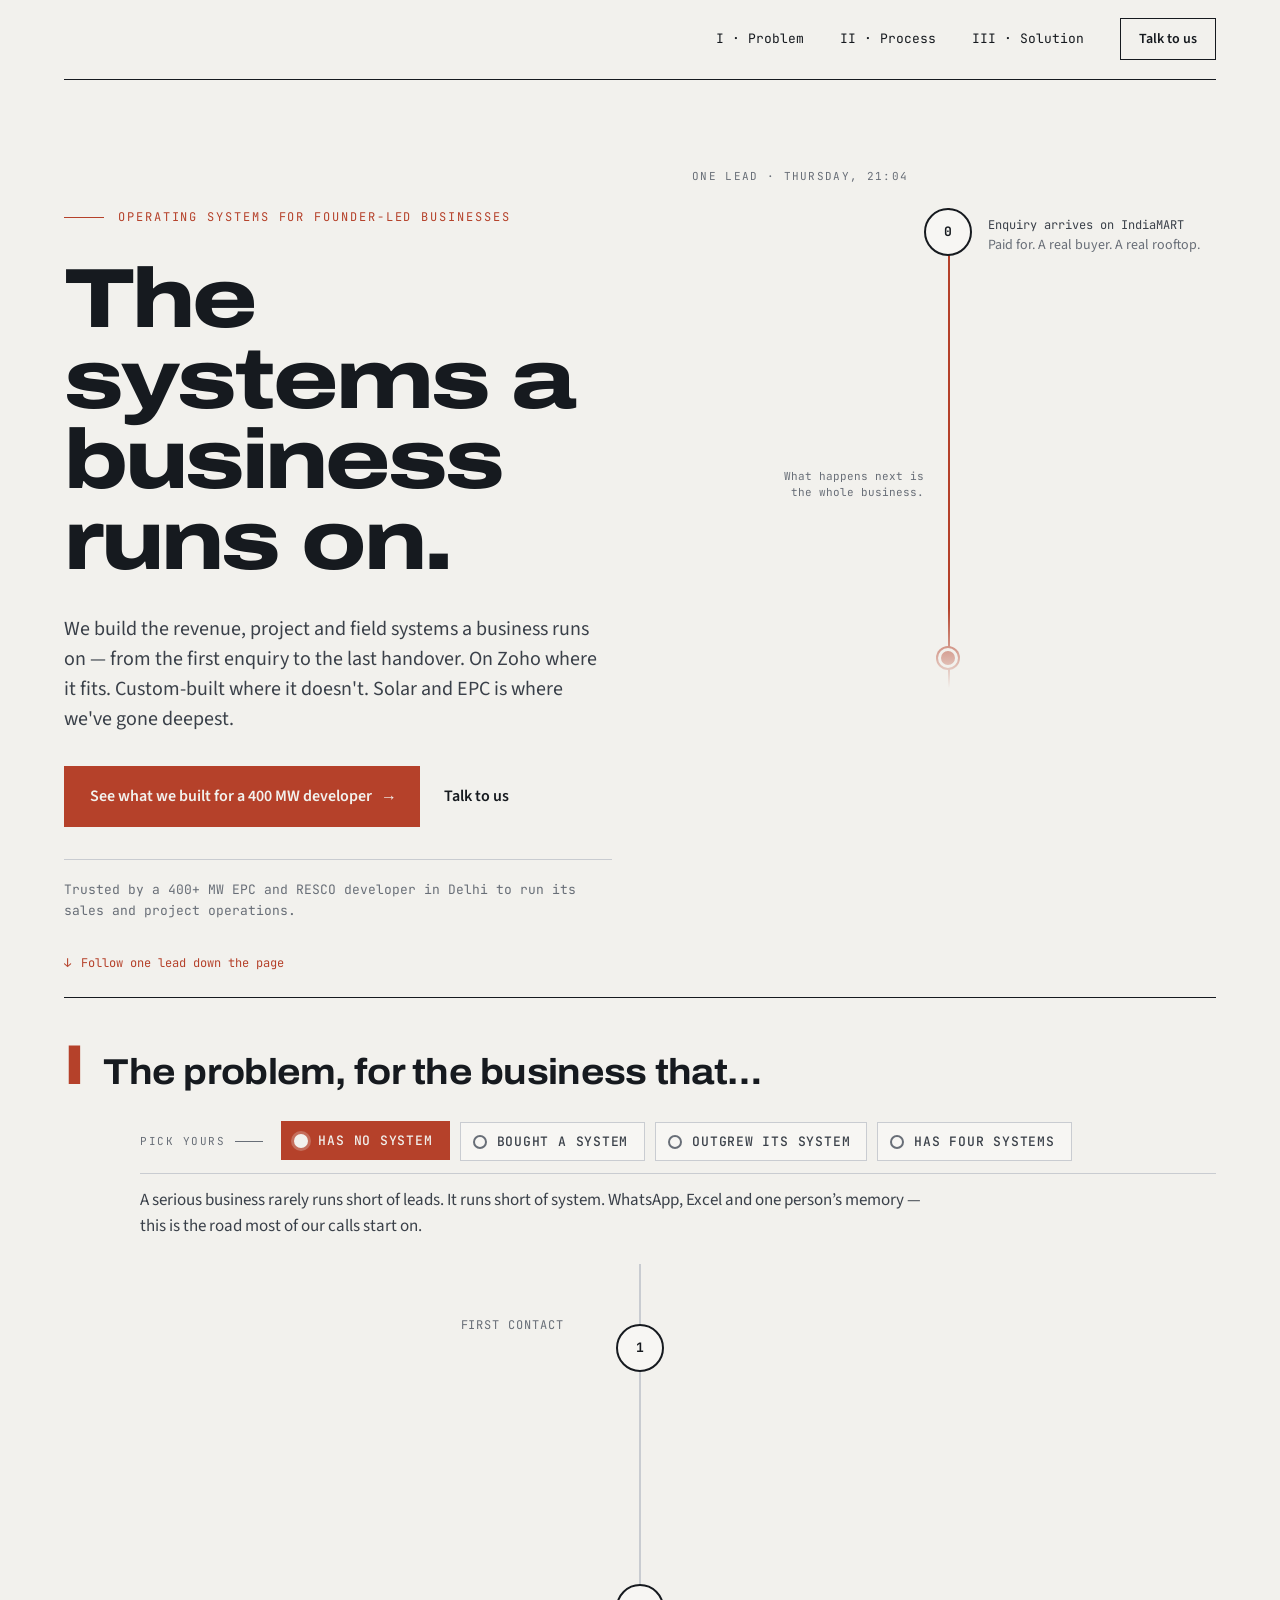
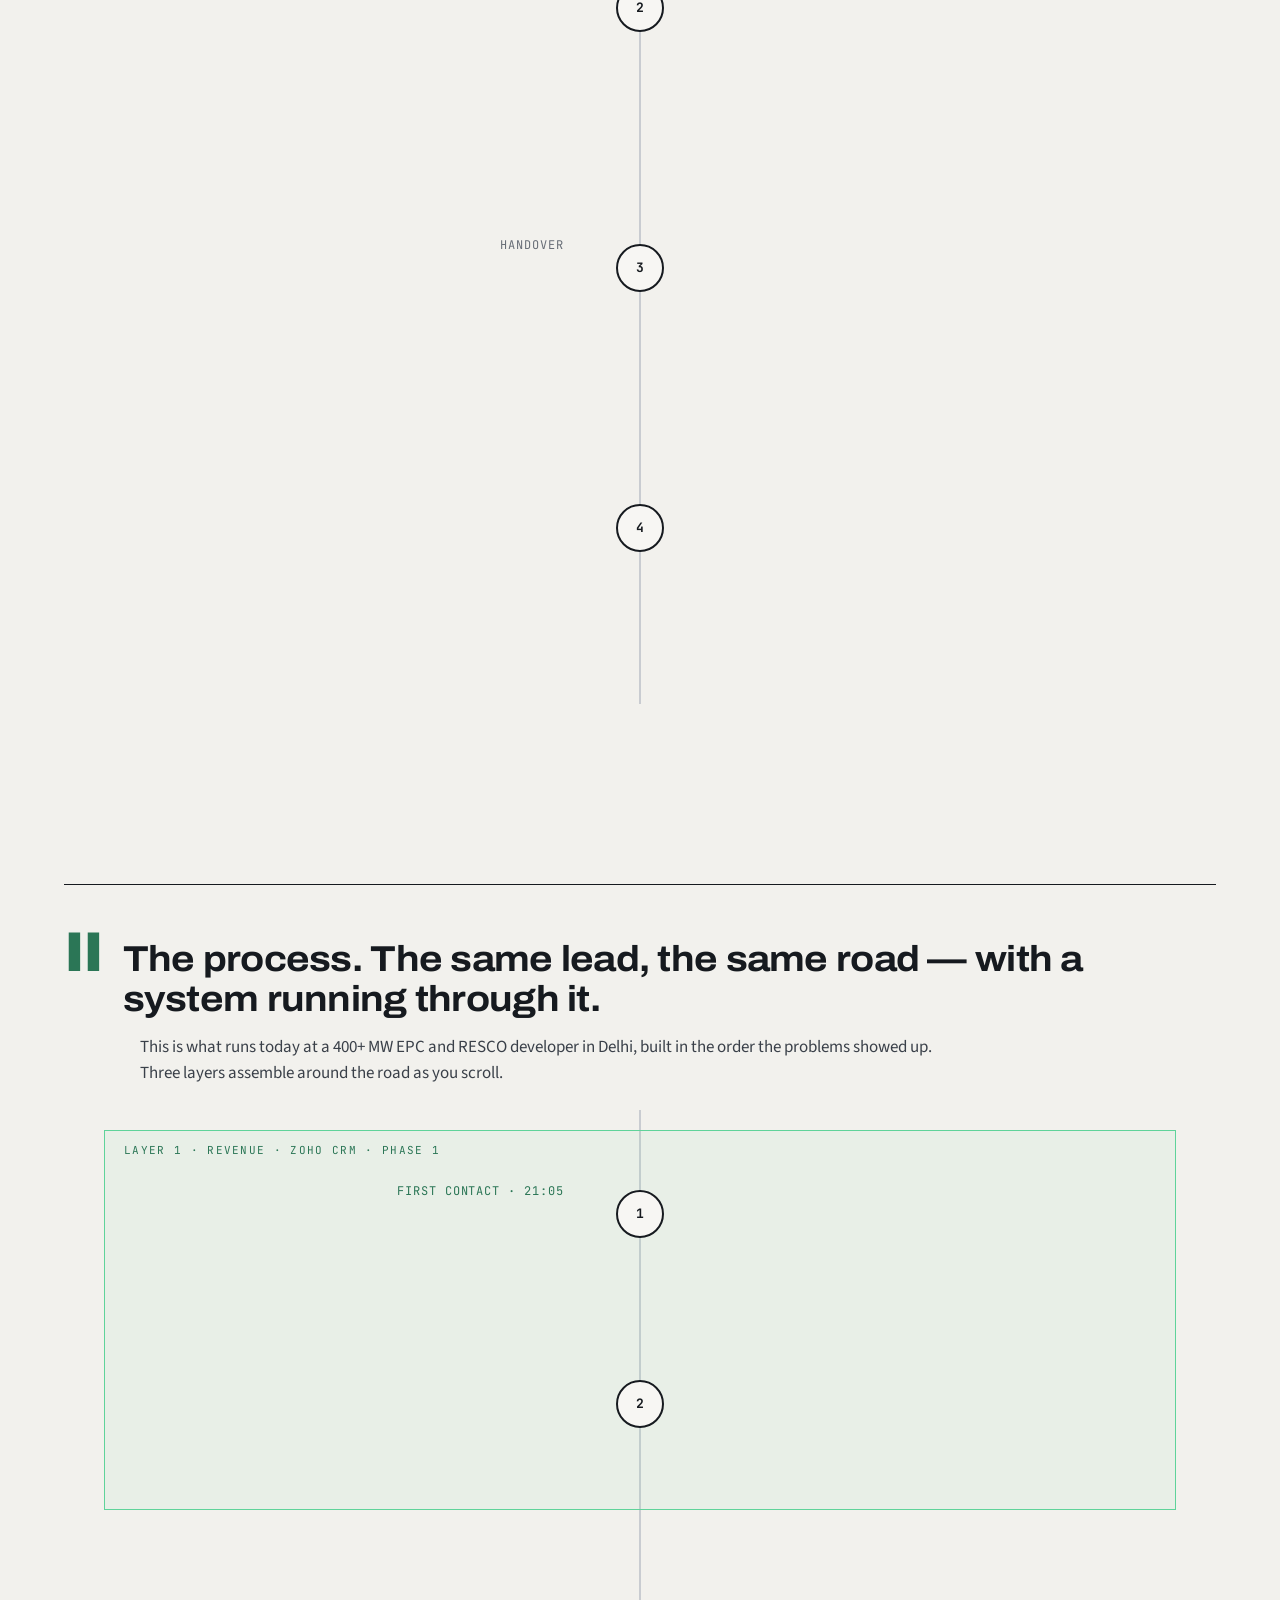
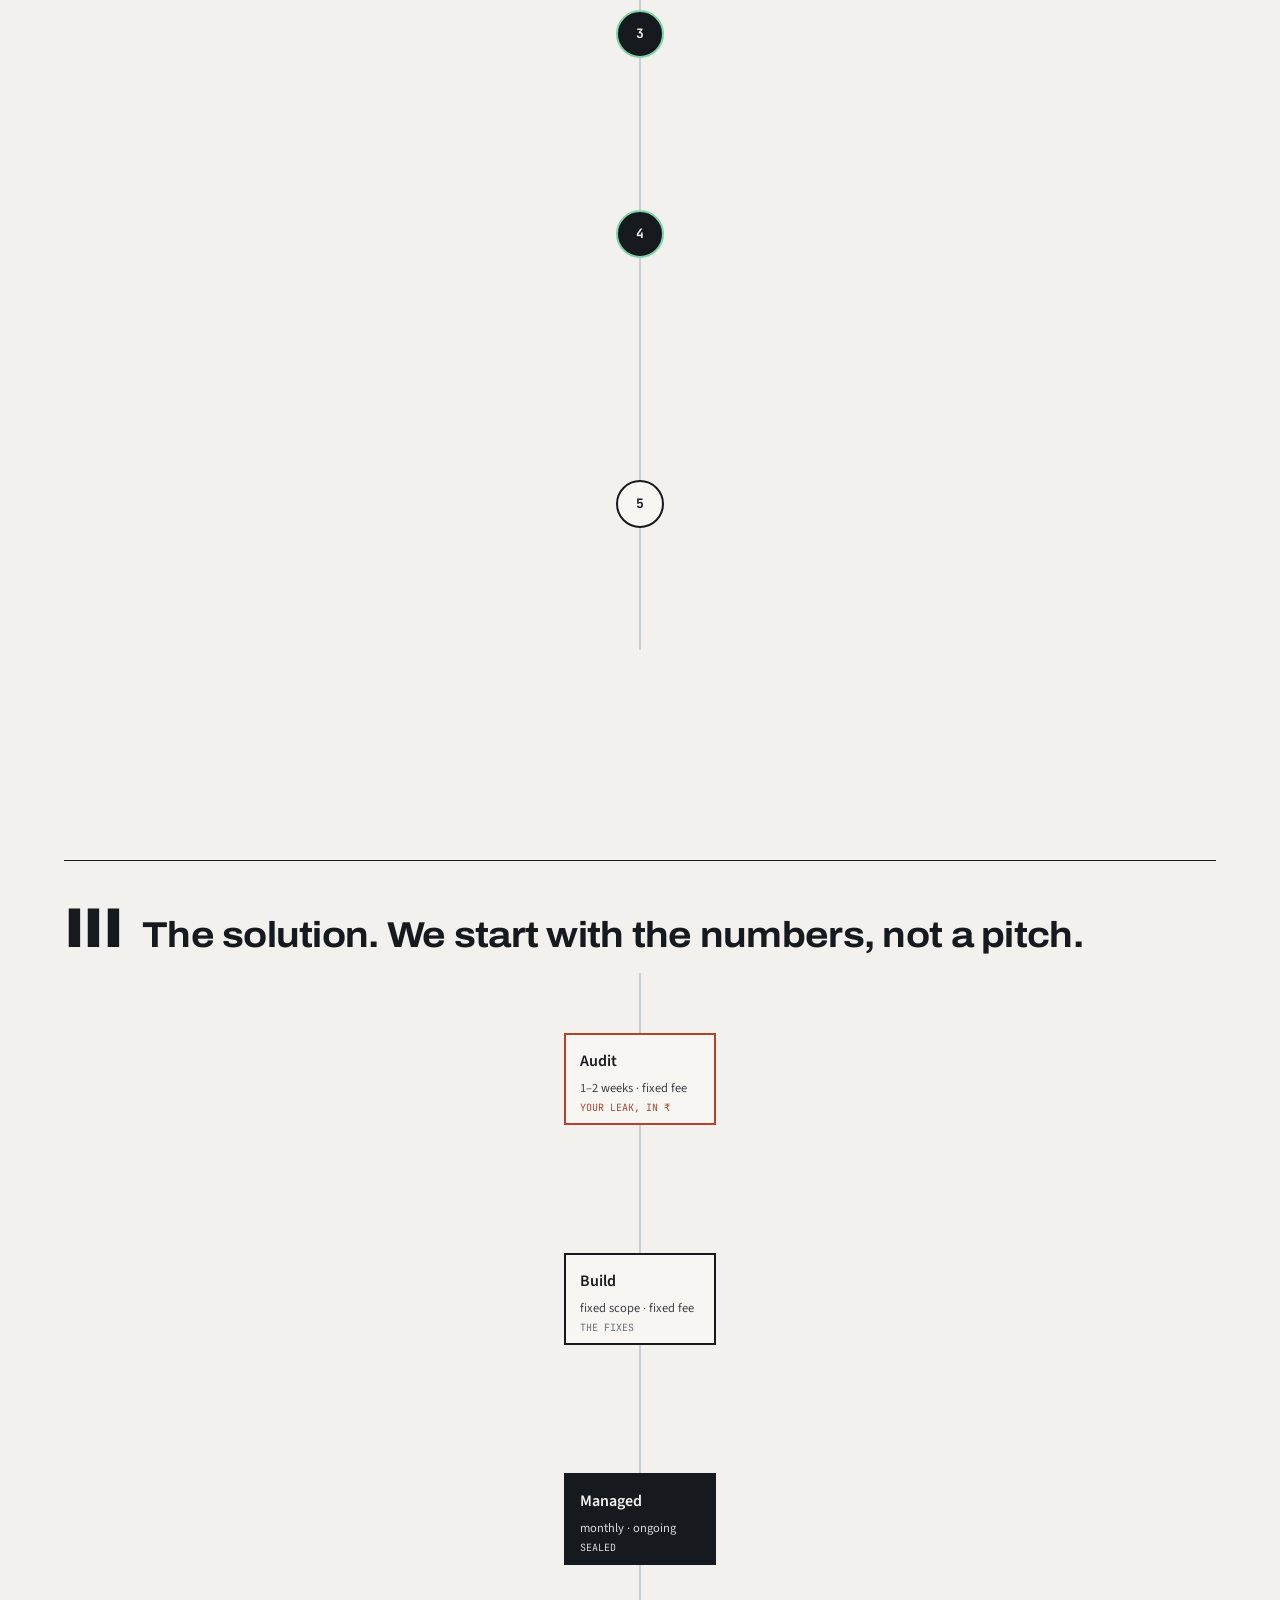
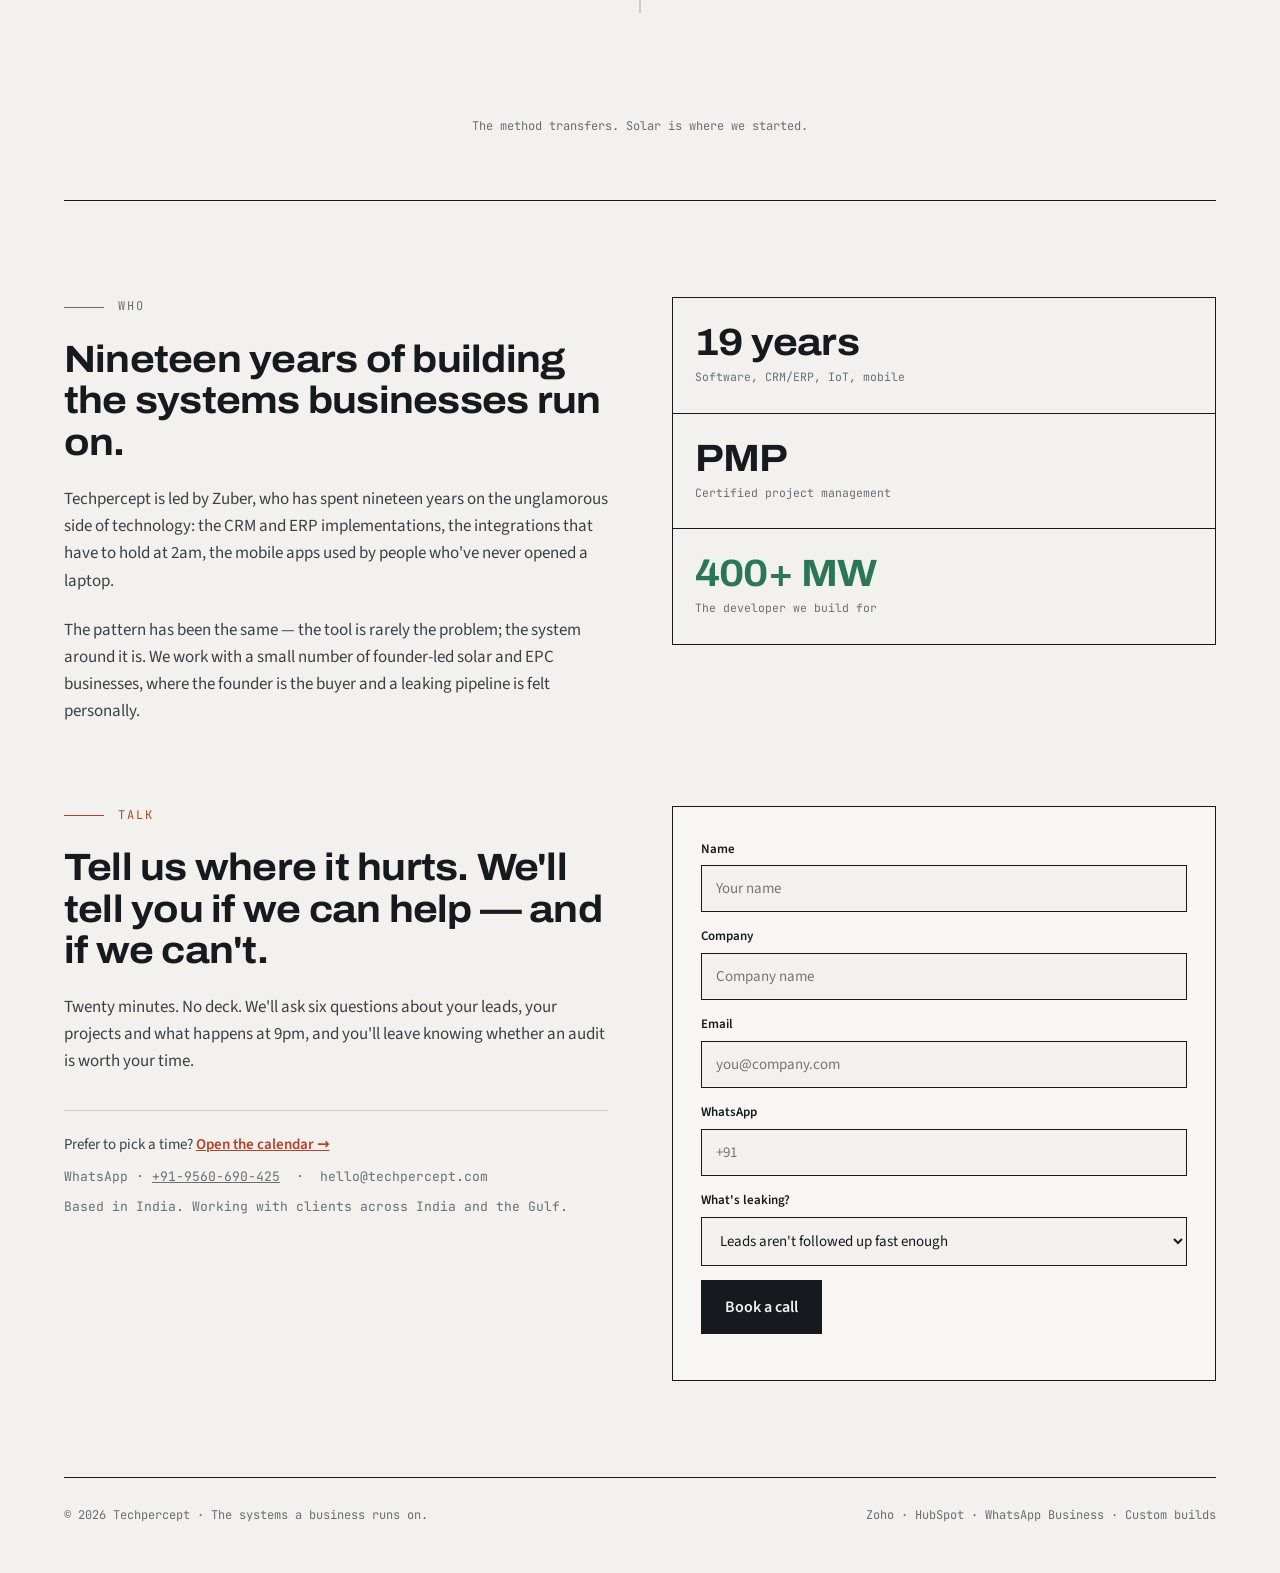
<file: template.html>
<!doctype html>
<html lang="en">
<head>
<meta charset="utf-8">
<meta name="viewport" content="width=device-width, initial-scale=1">
<title>Techpercept — The systems a business runs on</title>
<meta name="description" content="Techpercept builds the revenue, project and field systems a founder-led business runs on — from the first enquiry to the last handover. On Zoho where it fits, custom-built where it doesn't. Solar and EPC is where we've gone deepest.">
<meta property="og:title" content="Techpercept — The systems a business runs on">
<meta property="og:description" content="Revenue, project and field systems for founder-led businesses. Trusted by a 400+ MW solar developer in Delhi.">
<meta property="og:type" content="website">
<meta property="og:url" content="https://techpercept.com/">
<meta property="og:image" content="https://techpercept.com/assets/img/og.png">
<meta property="og:image:width" content="1200">
<meta property="og:image:height" content="630">
<meta name="twitter:card" content="summary_large_image">
<meta name="twitter:image" content="https://techpercept.com/assets/img/og.png">
<!-- Google Analytics (GA4) — loaded after first paint so it never competes with the page -->
<script>
  window.dataLayer = window.dataLayer || [];
  function gtag(){dataLayer.push(arguments);}
  gtag('js', new Date());
  gtag('config', 'G-F8THGGJ9QN');
  window.addEventListener('load', function(){
    var go = function(){ var s = document.createElement('script'); s.async = true; s.src = 'https://www.googletagmanager.com/gtag/js?id=G-F8THGGJ9QN'; document.head.appendChild(s); };
    ('requestIdleCallback' in window) ? requestIdleCallback(go, { timeout: 2000 }) : setTimeout(go, 1200);
  });
</script>
<link rel="icon" type="image/svg+xml" href="[data-uri]">
<link rel="preload" href="assets/fonts/archivo-var.woff2" as="font" type="font/woff2" crossorigin>
<link rel="preload" href="assets/fonts/source-sans-3-400.woff2" as="font" type="font/woff2" crossorigin>
<link rel="stylesheet" href="assets/css/styles.css">
</head>
<body>
<div class="wrap">

<nav>
  <a class="wm" href="#top" aria-label="Techpercept"><svg viewBox="__WM_VB__" role="img" aria-hidden="true"><g fill="var(--ink)" transform="__WM_TR__"><path d="__WM_D__"/></g></svg></a>
  <ul>
    <li><a href="#problem">I · Problem</a></li>
    <li><a href="#process">II · Process</a></li>
    <li><a href="#solution">III · Solution</a></li>
    <li><a class="cta" href="#talk">Talk to us</a></li>
  </ul>
</nav>
<main>

<!-- ============ HERO ============ -->
<section id="top" class="hero">
  <div class="copy">
    <div class="eyebrow" style="color:var(--leak)">Operating systems for founder-led businesses</div>
    <h1>The systems a business runs on.</h1>
    <p class="lede">We build the revenue, project and field systems a business runs on — from the first enquiry to the last handover. On Zoho where it fits. Custom-built where it doesn't. Solar and EPC is where we've gone deepest.</p>
    <div style="display:flex;gap:16px;align-items:center;flex-wrap:wrap">
      <a class="btn btn-leak" href="#process">See what we built for a 400 MW developer <span class="mono">→</span></a>
      <a class="btn btn-ghost" href="#talk">Talk to us</a>
    </div>
    <div class="trust">Trusted by a 400+ MW EPC and RESCO developer in Delhi to run its sales and project operations.</div>
    <div class="follow"><span>↓</span>Follow one lead down the page</div>
  </div>
  <div class="hero-draw" id="heroDraw">
    <div class="mono" style="position:absolute;left:24px;top:0;font-size:11px;letter-spacing:.12em;text-transform:uppercase;color:var(--ink-3)">One lead · <span id="leadDay">Tuesday</span>, 21:04</div>
    <div class="rail" style="left:280px;top:40px;height:480px;transform:none"></div>
    <div class="road" id="road0" style="left:280px;top:40px;background:var(--leak);transform:none"></div>
    <div class="st" style="left:280px;top:40px">0</div>
    <div class="mono" style="position:absolute;left:320px;top:48px;font-size:12px;color:var(--ink-2)">Enquiry arrives on <span class="src" id="src">IndiaMART</span></div>
    <div style="position:absolute;left:320px;top:68px;font-size:14px;color:var(--ink-3);max-width:220px;line-height:1.4">Paid for. A real buyer. A real rooftop.</div>
    <div class="tok" id="tok0" style="left:280px;top:78px;background:var(--leak);box-shadow:0 0 0 2px var(--leak);opacity:1"></div>
    <div class="mono" style="position:absolute;right:calc(100% - 256px);top:300px;width:160px;text-align:right;font-size:11px;line-height:16px;color:var(--ink-3)">What happens next is the whole business.</div>
    <div class="fade"></div>
  </div>
</section>

<!-- ============ ACT I — PROBLEM (four businesses, one road; copy lives in assets/js/config.js) ============ -->
<section id="problem" style="padding-top:24px">
  <div class="act-head">
    <span class="n" style="color:var(--leak)">I</span>
    <h2 class="disp">The problem, for the business that&hellip;</h2>
  </div>
  <div class="chips" id="chips" role="group" aria-label="Which business is yours"><span class="hint">Pick yours</span></div>
  <p class="intro" id="intro1"></p>
  <div class="road-wrap" style="height:1180px" data-act="1">
    <div class="rail" style="height:1040px"></div>
    <div class="road" id="road1" style="background:var(--leak)"></div>

    <div class="st" id="s1" style="top:60px">1</div>
    <div class="side l" style="top:52px"><div class="k" id="k1"></div><div class="t cap" id="c1"></div></div>
    <div class="callout r cap" id="l1" style="top:60px"></div>

    <div class="st" id="s2" style="top:320px">2</div>
    <div class="side r cap" id="c2w" style="top:316px"><div class="k" id="k2"></div><div class="t" id="c2"></div></div>
    <div class="callout l cap" id="l2" style="top:320px"></div>

    <div class="st" id="s3" style="top:580px">3</div>
    <div class="side l" style="top:572px"><div class="k" id="k3"></div><div class="t cap" id="c3"></div></div>
    <div class="callout r cap" id="l3" style="top:580px"></div>

    <div class="st" id="s4" style="top:840px">4</div>
    <div class="side r cap" id="c4w" style="top:836px"><div class="k" id="k4"></div><div class="t" id="c4"></div></div>
    <div class="callout l cap" id="l4" style="top:840px"></div>

    <div class="tok" id="tok1" style="top:0;background:var(--leak);box-shadow:0 0 0 2px var(--leak)"></div>

    <div class="sum cap" id="sum1" style="top:1060px">
      <span class="disp" id="sum1h" style="font-size:48px;letter-spacing:-.025em;color:var(--leak);line-height:1"></span>
      <span id="sum1b" style="font-size:17px;color:var(--ink-2);max-width:520px;line-height:1.5;text-align:left"></span>
    </div>
  </div>
</section>

<!-- ============ ACT II — PROCESS ============ -->
<section id="process" style="padding-top:40px">
  <div class="act-head">
    <span class="n" style="color:var(--signal-text)">II</span>
    <h2 class="disp">The process. The same lead, the same road — with a system running through it.</h2>
  </div>
  <p style="margin:0 0 24px 76px;font-size:17px;line-height:1.5;color:var(--ink-2);max-width:800px">This is what runs today at a 400+ MW EPC and RESCO developer in Delhi, built in the order the problems showed up. Three layers assemble around the road as you scroll.</p>
  <div class="road-wrap" style="height:1310px" data-act="2">
    <div class="rail" style="height:1140px"></div>
    <div class="road" id="road2" style="background:var(--signal)"></div>

    <div class="band lyr" id="ly1" style="top:20px;height:380px"></div>
    <div class="band-t lyr" id="ly1t" style="top:32px">Layer 1 · Revenue · Zoho CRM · Phase 1</div>

    <div class="st" id="p1" style="top:80px">1</div>
    <div class="side l" style="top:72px"><div class="k" style="color:var(--signal-text)">FIRST CONTACT · 21:05</div><div class="t cap" id="d1" style="font-size:16px">Captured into Zoho <span class="hl hl-green">in seconds</span>, deduplicated, source-tagged. The prospect gets a WhatsApp reply with a name, a sizing question and a slot for tomorrow. Routed to the right rep by city and system size.</div></div>

    <div class="st" id="p2" style="top:270px">2</div>
    <div class="side r cap" id="d2" style="top:266px"><div class="k" style="color:var(--signal-text)">THE QUOTE · DAY 1 → DAY 14</div><div class="t" style="font-size:16px">Proposal generated from a template the same day — sizing, subsidy, payback, filled from the CRM. The <span class="hl hl-green">cadence</span> fires: a subsidy explainer on day 3, a call on day 6, a site visit on day 10. Order signed on <span class="hl hl-green">touch five</span>. The dashboard logs it.</div></div>

    <div class="band lyr" id="ly2" style="top:430px;height:440px;border:2px solid var(--signal);background:var(--ink)"></div>
    <div class="band-t lyr" id="ly2t" style="top:442px;color:var(--signal-on-ink)">Layer 2 · Operations · Custom-built · Phase 2</div>

    <div class="st" id="p3" style="top:500px;border-color:var(--signal-on-ink);background:var(--ink);color:var(--paper)">3</div>
    <div class="side l" style="top:492px"><div class="k" style="color:var(--signal-on-ink)">HANDOVER · DAY 0</div><div class="t cap" id="d3" style="font-size:16px;color:var(--panel-text)">Project <span class="hl hl-light">auto-created</span> from the deal — site, sizing, price, contacts carried over. Ops picks up a <span class="hl hl-light">complete brief</span>. An off-the-shelf project tool couldn't model how the team works, so we built one that does. Every project runs one chain:
      <ol class="chain" aria-label="Project stages"><li>Survey</li><li>Design QA</li><li>Procurement</li><li>Execution QA/QC</li><li>Handover</li><li>O&amp;M</li></ol>
      <div class="chain-tags">Residential · RESCO · Government tenders</div></div></div>

    <div class="st" id="p4" style="top:700px;border-color:var(--signal-on-ink);background:var(--ink);color:var(--paper)">4</div>
    <div class="side r cap" id="d4" style="top:696px"><div class="k" style="color:var(--signal-on-ink)">EXECUTION &amp; BILLING · DAY 12 → DAY 83</div><div class="t" style="font-size:16px;color:var(--panel-text)"><span class="hl hl-light">DISCOM delay</span> flagged on day 12 on the CEO dashboard, not day 41. A project-health score names what's blocked, by how many days, and why. QA sign-off triggers the milestone <span class="hl hl-light">invoice</span> automatically. Paid. <span class="hl hl-light">Retention</span> scheduled. Everyone from the site engineer to the CEO sees their own view of it.</div></div>

    <div class="band lyr" id="ly3" style="top:900px;height:220px"></div>
    <div class="band-t lyr" id="ly3t" style="top:912px">Layer 3 · Field · Mobile apps · Phase 3</div>

    <div class="st" id="p5" style="top:970px">5</div>
    <div class="side l" style="top:962px"><div class="k" style="color:var(--signal-text)">ON THE ROOF</div><div class="t cap" id="d5" style="font-size:16px">Survey and execution teams aren't at desks. Site data — surveys, progress, photos, sign-offs — captured on the roof, in the platform the same minute. Not in a WhatsApp group nobody can search.</div></div>
    <div class="side r cap mono" id="d5b" style="top:966px;font-size:12px;line-height:17px;color:var(--signal-text)">Offline where the signal isn't. Feeds Layer 2 directly.</div>

    <div class="tok" id="tok2" style="top:0;background:var(--signal);box-shadow:0 0 0 2px var(--signal)"></div>

    <div class="sum cap" id="sum2" style="top:1160px;flex-direction:column;gap:10px;align-items:center">
      <span class="disp" style="font-size:clamp(28px,3.5vw,40px);letter-spacing:-.025em;color:var(--signal-text);line-height:1">In pipeline. Delivered. Collected. Referred.</span>
      <span style="font-size:15px;line-height:1.5;color:var(--ink-2);max-width:620px;font-style:italic">The 400+ megawatts are the client's achievement, not ours. What we're proud of is that a developer with that much at stake trusted us to build the systems it runs on — and kept us on to keep building.</span>
      <a class="more" id="caseLink" href="work/project-system.html">See the full system — and what changed <span class="mono">→</span></a>
    </div>
  </div>
</section>

<!-- ============ ACT III — SOLUTION ============ -->
<section id="solution" style="padding-top:40px">
  <div class="act-head">
    <span class="n" style="color:var(--ink)">III</span>
    <h2 class="disp">The solution. We start with the numbers, not a pitch.</h2>
  </div>
  <div class="road-wrap" style="height:720px" data-act="3">
    <div class="rail" style="height:640px"></div>
    <div class="road" id="road3" style="background:var(--ink)"></div>

    <div class="card" id="m1" style="top:60px;border-color:var(--leak)"><span><b>Audit</b><br><small>1–2 weeks · fixed fee</small></span><span class="tag" style="color:var(--leak)">YOUR LEAK, IN ₹</span></div>
    <div class="side r cap" id="e1" style="top:56px;width:440px"><div class="t" style="font-size:16px">We trace every lead from first enquiry to signed order and show, in rupees, exactly where pipeline is lost to process rather than to bad leads. Presented live, with your numbers. You keep the findings either way.</div></div>
    <div class="side l cap mono" id="e1b" style="top:60px;width:440px;font-size:12px;line-height:17px;color:var(--ink-3)">Already know where the leak is?<br>Then we skip to scoping the fix.</div>

    <div class="card" id="m2" style="top:280px"><span><b>Build</b><br><small>fixed scope · fixed fee</small></span><span class="tag">THE FIXES</span></div>
    <div class="side l cap" id="e2" style="top:276px;width:440px"><div class="t" style="font-size:16px">The fixes from the audit, built — on Zoho or HubSpot where they fit, custom where they don't. Fixed scope, fixed fee, no surprises. Your team trained on what changed.</div></div>
    <div class="side r cap mono" id="e2b" style="top:280px;width:300px;font-size:12px;line-height:17px;color:var(--leak)">The audit fee is credited here.</div>

    <div class="card" id="m3" style="top:500px;background:var(--ink);color:var(--paper)"><span><b>Managed</b><br><small style="color:var(--panel-text)">monthly · ongoing</small></span><span class="tag" style="color:var(--panel-text)">SEALED</span></div>
    <div class="side r cap" id="e3" style="top:496px;width:440px"><div class="t" style="font-size:16px">Systems drift as businesses grow. We stay on — a monthly engagement that keeps the leaks sealed, onboards new sources, and keeps building as you do.</div></div>

    <div class="tok" id="tok3" style="top:0;background:var(--ink);box-shadow:0 0 0 2px var(--ink)"></div>

    <div class="sum cap" id="sum3" style="top:640px;gap:40px;font-size:14px;color:var(--ink-2)">
      <span><b style="color:var(--ink)">We'll say no.</b> A small problem gets told, not sold.</span>
      <span><b style="color:var(--ink)">You own everything.</b> CRM, data, code.</span>
      <span><b style="color:var(--ink)">Numbers stay conservative.</b> We'd rather under-promise.</span>
    </div>
  </div>
  <div class="mono" style="font-size:12px;color:var(--ink-3);text-align:center;padding:24px 0 0">The method transfers. Solar is where we started.</div>
</section>

<!-- ============ WHO ============ -->
<section id="who" class="two" style="padding:96px 0 80px;border-top:var(--hair) solid var(--ink);margin-top:64px">
  <div style="display:flex;flex-direction:column;gap:22px">
    <div class="eyebrow" style="color:var(--ink-3)">Who</div>
    <h2 class="disp" style="font-size:clamp(28px,3.4vw,38px)">Nineteen years of building the systems businesses run on.</h2>
    <p style="font-size:17px;color:var(--ink-2)">Techpercept is led by Zuber, who has spent nineteen years on the unglamorous side of technology: the CRM and ERP implementations, the integrations that have to hold at 2am, the mobile apps used by people who've never opened a laptop.</p>
    <p style="font-size:17px;color:var(--ink-2)">The pattern has been the same — the tool is rarely the problem; the system around it is. We work with a small number of founder-led solar and EPC businesses, where the founder is the buyer and a leaking pipeline is felt personally.</p>
  </div>
  <div class="facts">
    <div><span class="v">19 years</span><span class="k">Software, CRM/ERP, IoT, mobile</span></div>
    <div><span class="v">PMP</span><span class="k">Certified project management</span></div>
    <div><span class="v" style="color:var(--signal-text)">400+ MW</span><span class="k">The developer we build for</span></div>
  </div>
</section>

<!-- ============ TALK ============ -->
<section id="talk" class="two" style="padding:0 0 96px">
  <div style="display:flex;flex-direction:column;gap:22px">
    <div class="eyebrow" style="color:var(--leak)">Talk</div>
    <h2 class="disp" style="font-size:clamp(28px,3.4vw,38px)">Tell us where it hurts. We'll tell you if we can help — and if we can't.</h2>
    <p style="font-size:17px;color:var(--ink-2)">Twenty minutes. No deck. We'll ask six questions about your leads, your projects and what happens at 9pm, and you'll leave knowing whether an audit is worth your time.</p>
    <div style="display:flex;flex-direction:column;gap:10px;margin-top:12px;padding-top:22px;border-top:var(--hair) solid var(--rule);font-size:15px;color:var(--ink-2)">
      <div>Prefer to pick a time? <a id="calLink" href="#" style="font-weight:600">Open the calendar →</a></div>
      <div class="mono" style="font-size:13px;color:var(--ink-3)">WhatsApp · <span id="waNum">[NUMBER]</span> &nbsp;·&nbsp; <span id="emailAddr">[EMAIL]</span></div>
      <div class="mono" style="font-size:13px;color:var(--ink-3)">Based in India. Working with clients across India and the Gulf.</div>
    </div>
  </div>
  <form id="leadForm" method="POST" action="#">
    <label>Name<input type="text" name="Last Name" required placeholder="Your name"></label>
    <label>Company<input type="text" name="Company" required placeholder="Company name"></label>
    <label>Email<input type="email" name="Email" required placeholder="you@company.com"></label>
    <label>WhatsApp<input type="tel" name="Phone" placeholder="+91"></label>
    <label>What's leaking?<select name="Description"><option>Leads aren't followed up fast enough</option><option>Enquiries scattered across phones and WhatsApp</option><option>No visibility into pipeline or projects</option><option>Our tools don't talk to each other</option><option>Projects get chaotic once we win them</option><option>Not sure — that's the problem</option></select></label>
    <button type="submit">Book a call</button>
    <div id="formNote" class="mono" style="font-size:12px;color:var(--ink-3)"></div>
  </form>
</section>

</main>
<footer>
  <span>© <span id="yr"></span> Techpercept · The systems a business runs on.</span>
  <span>Zoho · HubSpot · WhatsApp Business · Custom builds</span>
</footer>

</div>

<script defer src="assets/js/config.js"></script>
<script defer src="assets/js/scenarios.js"></script>
<script defer src="assets/js/main.js"></script>
</body>
</html>
</file>
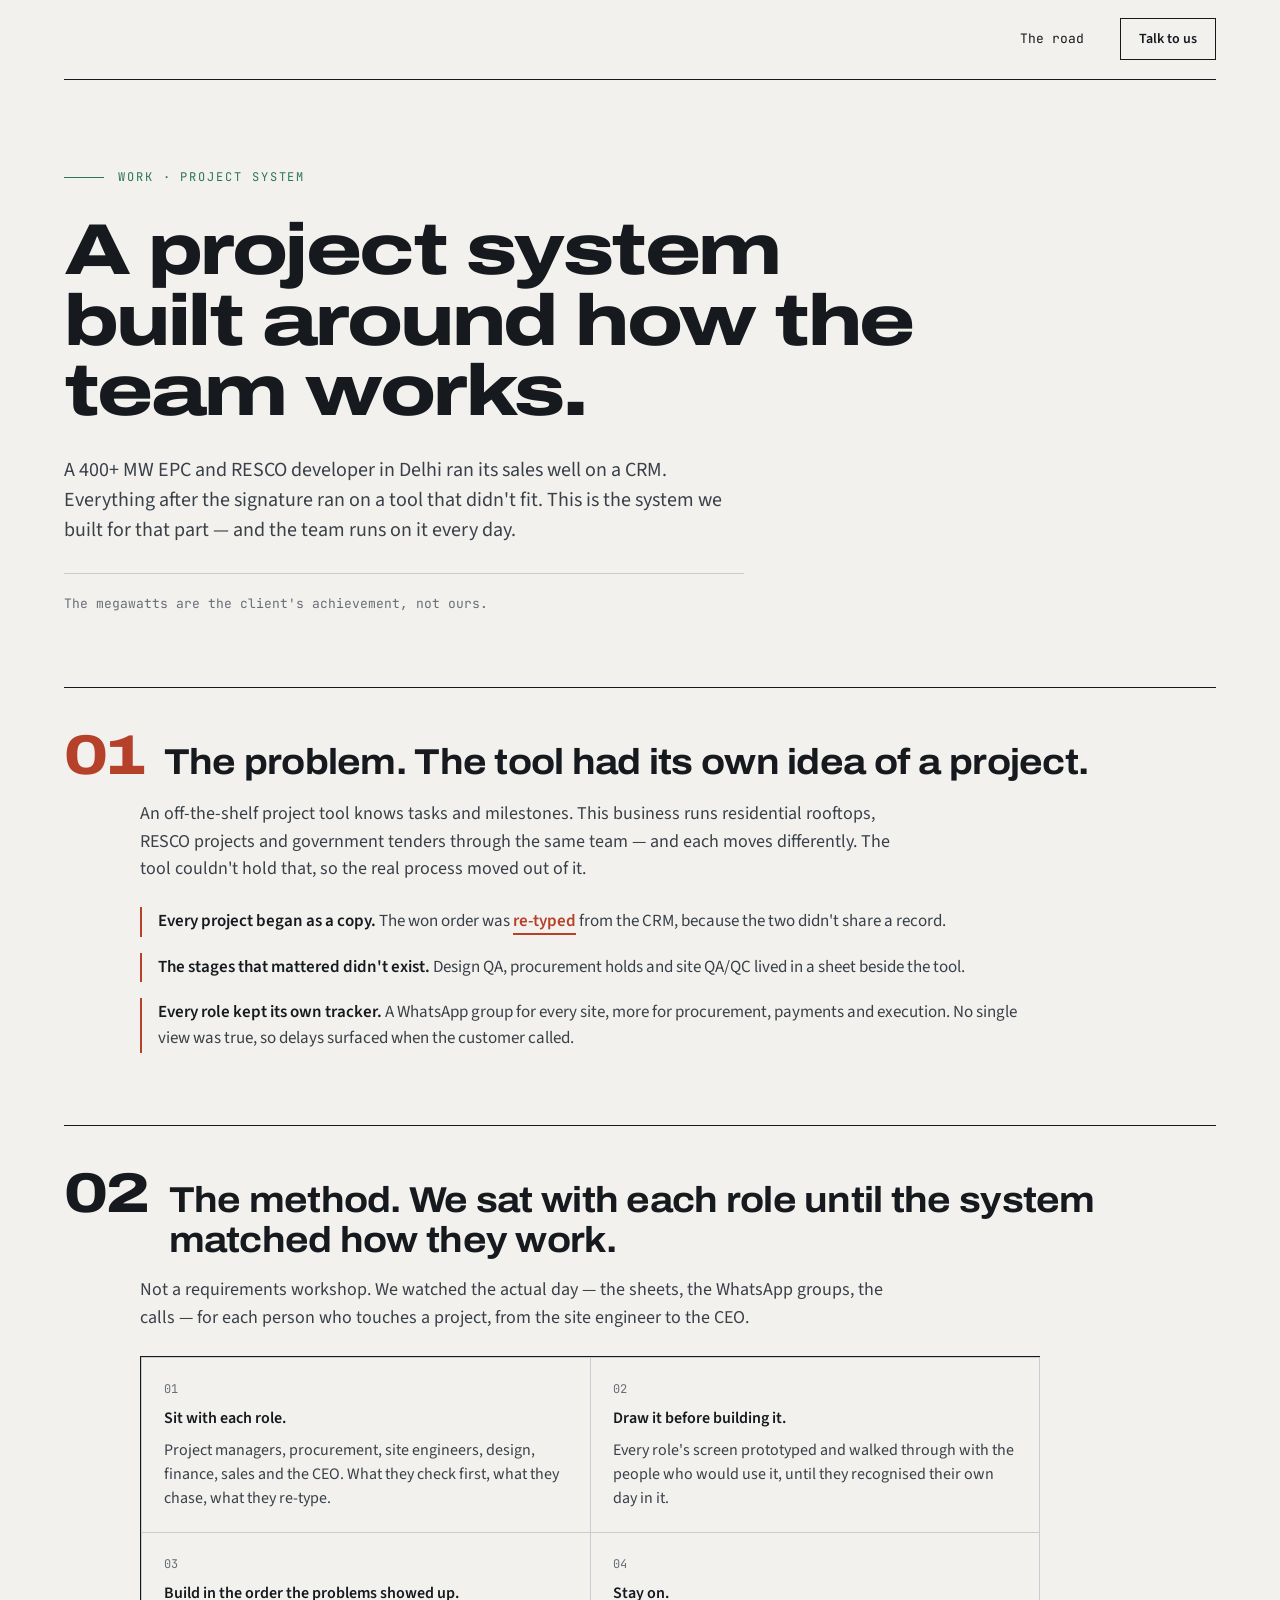
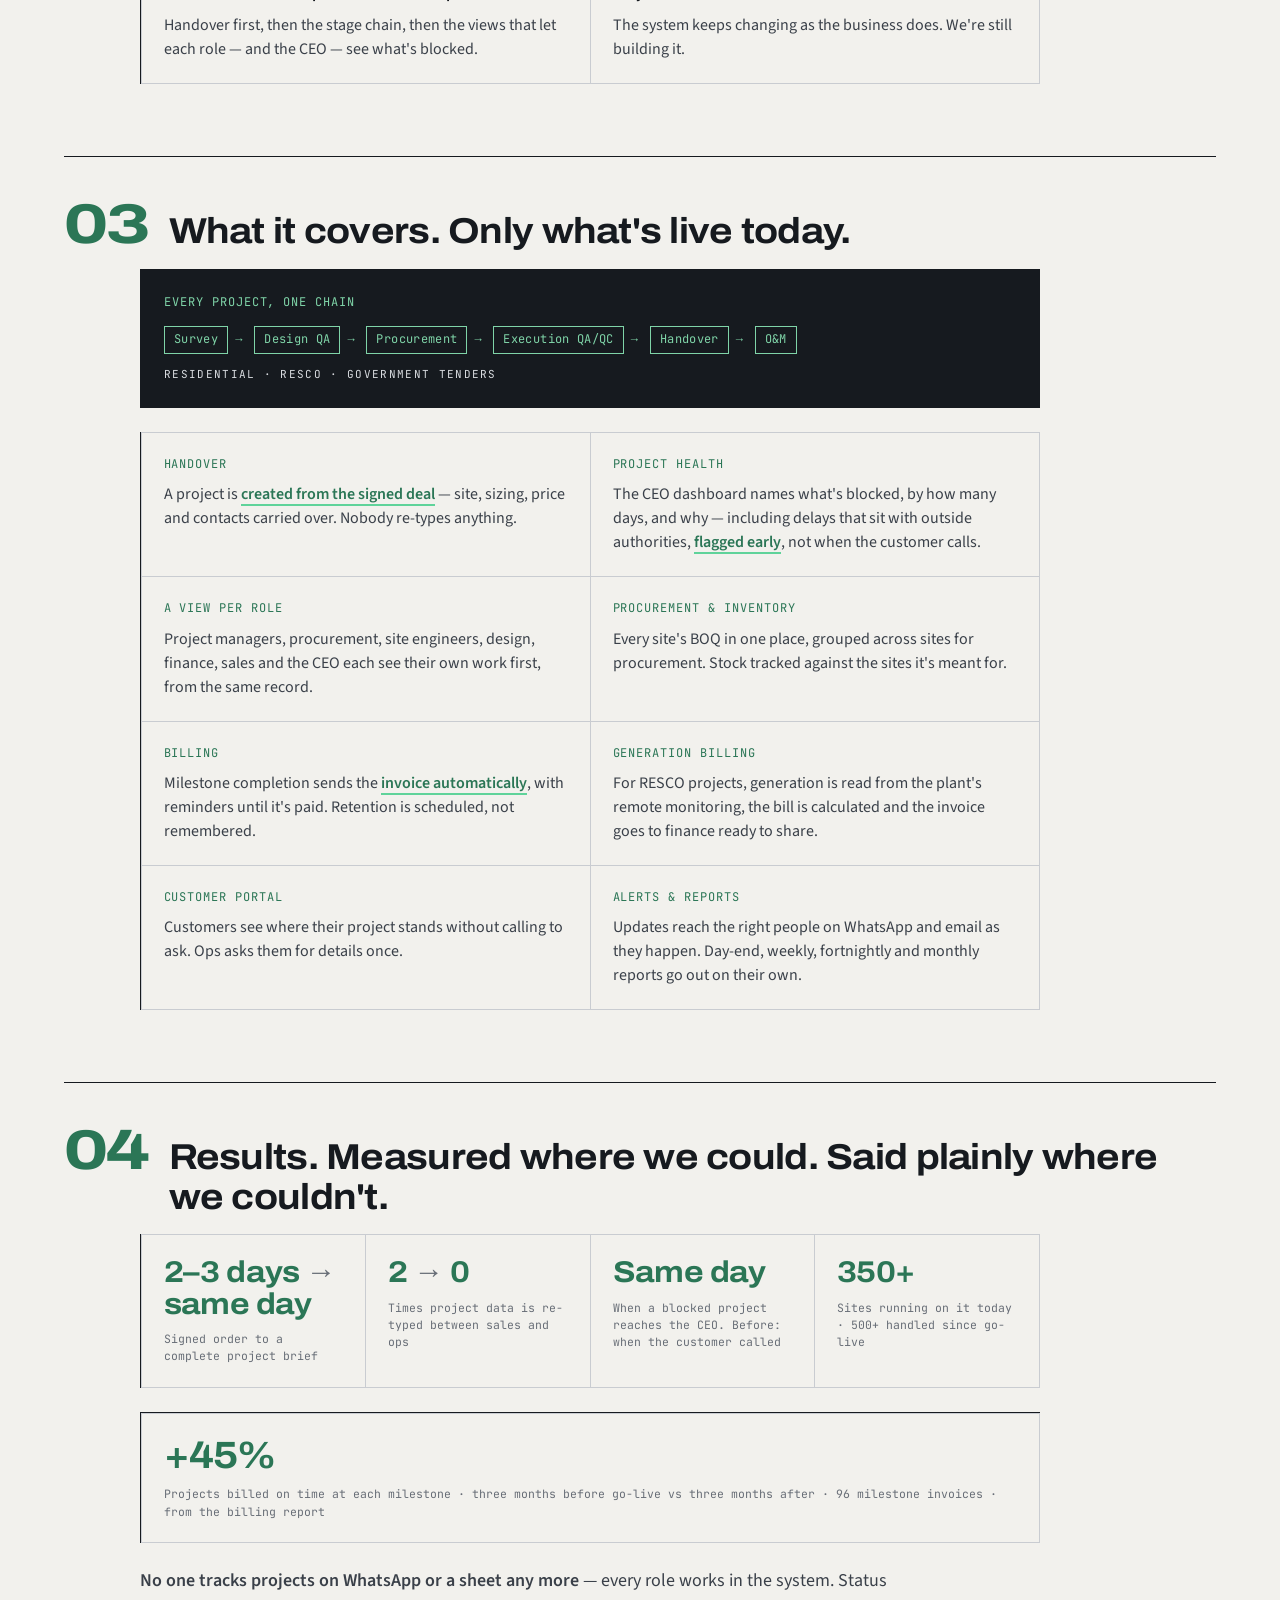
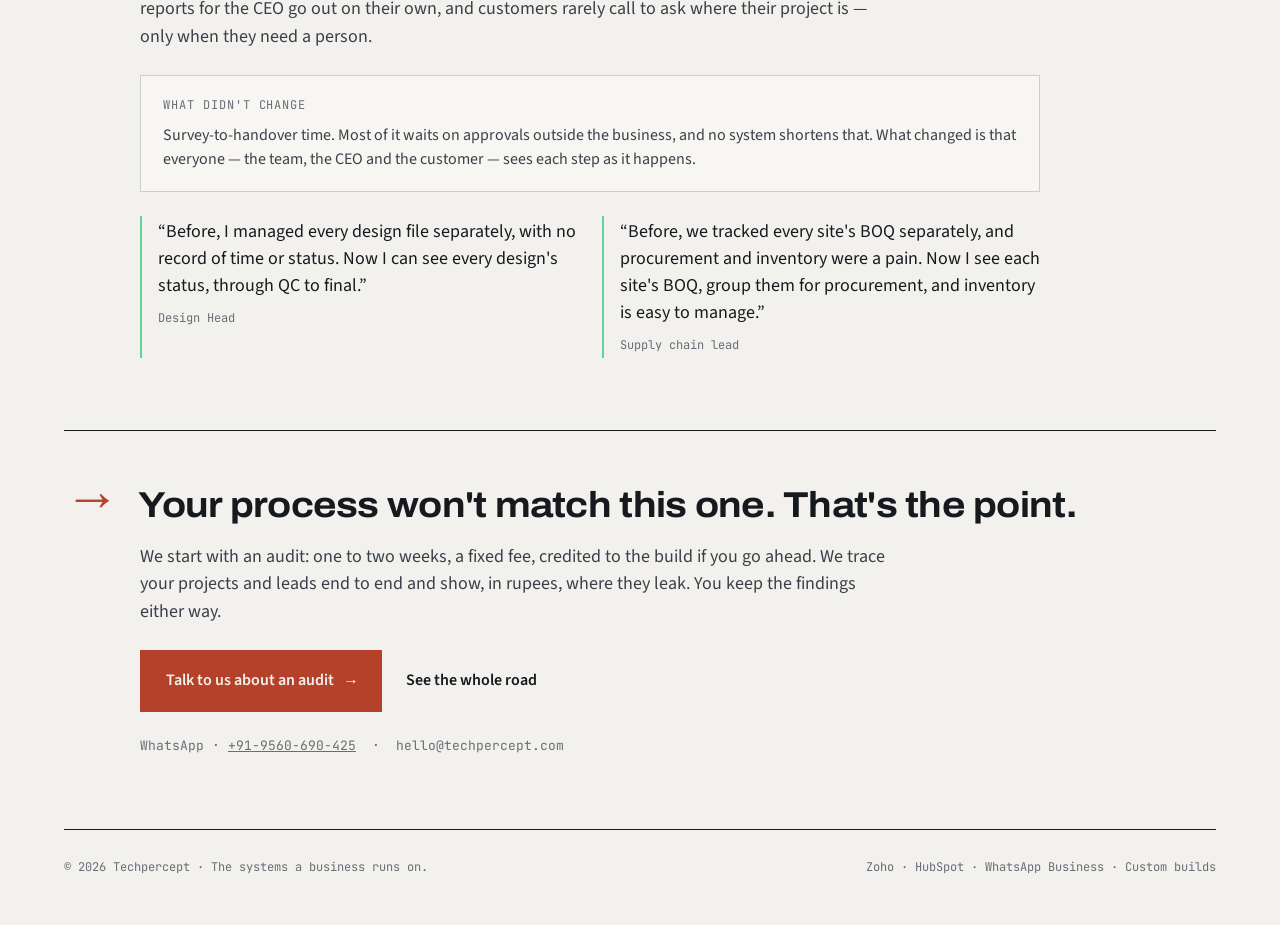
<file: src/work-project-system.html>
<!doctype html>
<html lang="en">
<head>
<meta charset="utf-8">
<meta name="viewport" content="width=device-width, initial-scale=1">
<title>Project system — Techpercept</title>
<link rel="canonical" href="https://techpercept.com/work/project-system.html">
<meta name="description" content="The project system Techpercept built for a 400+ MW EPC and RESCO developer in Delhi — designed around how each role actually works.">
<meta property="og:title" content="A project system built around how the team works — Techpercept">
<meta property="og:description" content="Built for a 400+ MW EPC and RESCO developer in Delhi. Six stages, every role, one record from signed order to O&amp;M.">
<meta property="og:type" content="article">
<meta property="og:url" content="https://techpercept.com/work/project-system.html">
<meta property="og:image" content="https://techpercept.com/assets/img/og.png">
<meta property="og:image:width" content="1200">
<meta property="og:image:height" content="630">
<meta name="twitter:card" content="summary_large_image">
<meta name="twitter:image" content="https://techpercept.com/assets/img/og.png">
<!-- Google Analytics (GA4) — loaded after first paint so it never competes with the page -->
<script>
  window.dataLayer = window.dataLayer || [];
  function gtag(){dataLayer.push(arguments);}
  gtag('js', new Date());
  gtag('config', 'G-F8THGGJ9QN');
  window.addEventListener('load', function(){
    var go = function(){ var s = document.createElement('script'); s.async = true; s.src = 'https://www.googletagmanager.com/gtag/js?id=G-F8THGGJ9QN'; document.head.appendChild(s); };
    ('requestIdleCallback' in window) ? requestIdleCallback(go, { timeout: 2000 }) : setTimeout(go, 1200);
  });
</script>
<link rel="icon" type="image/svg+xml" href="[data-uri]">
<link rel="preload" href="../assets/fonts/archivo-var.woff2" as="font" type="font/woff2" crossorigin>
<link rel="preload" href="../assets/fonts/source-sans-3-400.woff2" as="font" type="font/woff2" crossorigin>
<link rel="stylesheet" href="../assets/css/styles.css">
</head>
<body>
<div class="wrap">

<nav>
  <a class="wm" href="/" aria-label="Techpercept — home"><svg viewBox="__WM_VB__" role="img" aria-hidden="true"><g fill="var(--ink)" transform="__WM_TR__"><path d="__WM_D__"/></g></svg></a>
  <ul>
    <li><a href="/#process">The road</a></li>
    <li><a class="cta" href="/#talk">Talk to us</a></li>
  </ul>
</nav>
<main>

<!-- ============ HEAD ============ -->
<header class="page-head">
  <div class="eyebrow" style="color:var(--signal-text)">Work · Project system</div>
  <h1>A project system built around how the team works.</h1>
  <p class="lede">A 400+ MW EPC and RESCO developer in Delhi ran its sales well on a CRM. Everything after the signature ran on a tool that didn't fit. This is the system we built for that part — and the team runs on it every day.</p>
  <div class="trust">The megawatts are the client's achievement, not ours.</div>
</header>

<!-- ============ 01 PROBLEM ============ -->
<section class="blk" id="problem">
  <div class="act-head"><span class="n" style="color:var(--leak)">01</span><h2 class="disp">The problem. The tool had its own idea of a project.</h2></div>
  <div class="blk-body">
    <p class="blk-lede">An off-the-shelf project tool knows tasks and milestones. This business runs residential rooftops, RESCO projects and government tenders through the same team — and each moves differently. The tool couldn't hold that, so the real process moved out of it.</p>
    <ul class="pts">
      <li><b>Every project began as a copy.</b> The won order was <span class="hl hl-red">re-typed</span> from the CRM, because the two didn't share a record.</li>
      <li><b>The stages that mattered didn't exist.</b> Design QA, procurement holds and site QA/QC lived in a sheet beside the tool.</li>
      <li><b>Every role kept its own tracker.</b> A WhatsApp group for every site, more for procurement, payments and execution. No single view was true, so delays surfaced when the customer called.</li>
    </ul>
  </div>
</section>

<!-- ============ 02 METHOD ============ -->
<section class="blk" id="method">
  <div class="act-head"><span class="n" style="color:var(--ink)">02</span><h2 class="disp">The method. We sat with each role until the system matched how they work.</h2></div>
  <div class="blk-body">
    <p class="blk-lede">Not a requirements workshop. We watched the actual day — the sheets, the WhatsApp groups, the calls — for each person who touches a project, from the site engineer to the CEO.</p>
    <ol class="steps">
      <li><b>Sit with each role.</b><span>Project managers, procurement, site engineers, design, finance, sales and the CEO. What they check first, what they chase, what they re-type.</span></li>
      <li><b>Draw it before building it.</b><span>Every role's screen prototyped and walked through with the people who would use it, until they recognised their own day in it.</span></li>
      <li><b>Build in the order the problems showed up.</b><span>Handover first, then the stage chain, then the views that let each role — and the CEO — see what's blocked.</span></li>
      <li><b>Stay on.</b><span>The system keeps changing as the business does. We're still building it.</span></li>
    </ol>
  </div>
</section>

<!-- ============ 03 WHAT IT COVERS ============ -->
<section class="blk" id="covers">
  <div class="act-head"><span class="n" style="color:var(--signal-text)">03</span><h2 class="disp">What it covers. Only what's live today.</h2></div>
  <div class="blk-body">
    <div class="chain-box">
      <div class="k">Every project, one chain</div>
      <ol class="chain" aria-label="Project stages"><li>Survey</li><li>Design QA</li><li>Procurement</li><li>Execution QA/QC</li><li>Handover</li><li>O&amp;M</li></ol>
      <div class="chain-tags">Residential · RESCO · Government tenders</div>
    </div>
    <div class="cov">
      <div><span class="k">Handover</span><p>A project is <span class="hl hl-green">created from the signed deal</span> — site, sizing, price and contacts carried over. Nobody re-types anything.</p></div>
      <div><span class="k">Project health</span><p>The CEO dashboard names what's blocked, by how many days, and why — including delays that sit with outside authorities, <span class="hl hl-green">flagged early</span>, not when the customer calls.</p></div>
      <div><span class="k">A view per role</span><p>Project managers, procurement, site engineers, design, finance, sales and the CEO each see their own work first, from the same record.</p></div>
      <div><span class="k">Procurement &amp; inventory</span><p>Every site's BOQ in one place, grouped across sites for procurement. Stock tracked against the sites it's meant for.</p></div>
      <div><span class="k">Billing</span><p>Milestone completion sends the <span class="hl hl-green">invoice automatically</span>, with reminders until it's paid. Retention is scheduled, not remembered.</p></div>
      <div><span class="k">Generation billing</span><p>For RESCO projects, generation is read from the plant's remote monitoring, the bill is calculated and the invoice goes to finance ready to share.</p></div>
      <div><span class="k">Customer portal</span><p>Customers see where their project stands without calling to ask. Ops asks them for details once.</p></div>
      <div><span class="k">Alerts &amp; reports</span><p>Updates reach the right people on WhatsApp and email as they happen. Day-end, weekly, fortnightly and monthly reports go out on their own.</p></div>
    </div>
  </div>
</section>

<!-- ============ 04 RESULTS ============ -->
<section class="blk" id="results">
  <div class="act-head"><span class="n" style="color:var(--signal-text)">04</span><h2 class="disp">Results. Measured where we could. Said plainly where we couldn't.</h2></div>
  <div class="blk-body">
    <div class="stats">
      <div><span class="v">2–3 days <i>→</i> same day</span><span class="k">Signed order to a complete project brief</span></div>
      <div><span class="v">2 <i>→</i> 0</span><span class="k">Times project data is re-typed between sales and ops</span></div>
      <div><span class="v">Same day</span><span class="k">When a blocked project reaches the CEO. Before: when the customer called</span></div>
      <div><span class="v">350+</span><span class="k">Sites running on it today · 500+ handled since go-live</span></div>
    </div>
    <div class="stats stats-wide">
      <div><span class="v">+45%</span><span class="k">Projects billed on time at each milestone · three months before go-live vs three months after · 96 milestone invoices · from the billing report</span></div>
    </div>
    <!-- build:omit — retention. Ship only as a share of retention due (not an absolute increase — growth inflates that), with periods, sample and source.
    <div class="stats"><div><span class="v">+30%</span><span class="k">Retention billed on time …</span></div></div>
    /build:omit -->
    <p class="blk-lede"><b>No one tracks projects on WhatsApp or a sheet any more</b> — every role works in the system. Status reports for the CEO go out on their own, and customers rarely call to ask where their project is — only when they need a person.</p>
    <div class="unchanged"><span class="k">What didn't change</span><p>Survey-to-handover time. Most of it waits on approvals outside the business, and no system shortens that. What changed is that everyone — the team, the CEO and the customer — sees each step as it happens.</p></div>
    <div class="quotes">
      <blockquote><p>“Before, I managed every design file separately, with no record of time or status. Now I can see every design's status, through QC to final.”</p><cite>Design Head</cite></blockquote>
      <blockquote><p>“Before, we tracked every site's BOQ separately, and procurement and inventory were a pain. Now I see each site's BOQ, group them for procurement, and inventory is easy to manage.”</p><cite>Supply chain lead</cite></blockquote>
    </div>
  </div>
</section>

<!-- ============ CTA ============ -->
<section class="blk cta-blk" id="talk">
  <div class="act-head"><span class="n" style="color:var(--leak)">→</span><h2 class="disp">Your process won't match this one. That's the point.</h2></div>
  <div class="blk-body">
    <p class="blk-lede">We start with an audit: one to two weeks, a fixed fee, credited to the build if you go ahead. We trace your projects and leads end to end and show, in rupees, where they leak. You keep the findings either way.</p>
    <div style="display:flex;gap:16px;align-items:center;flex-wrap:wrap">
      <a class="btn btn-leak" href="/#talk">Talk to us about an audit <span class="mono">→</span></a>
      <a class="btn btn-ghost" href="/">See the whole road</a>
    </div>
    <div class="mono" style="font-size:13px;color:var(--ink-3)">WhatsApp · <span id="waNum">[NUMBER]</span> &nbsp;·&nbsp; <span id="emailAddr">[EMAIL]</span></div>
  </div>
</section>

</main>
<footer>
  <span>© <span id="yr"></span> Techpercept · The systems a business runs on.</span>
  <span>Zoho · HubSpot · WhatsApp Business · Custom builds</span>
</footer>

</div>

<script defer src="../assets/js/config.js"></script>
<script defer src="../assets/js/main.js"></script>
</body>
</html>
</file>
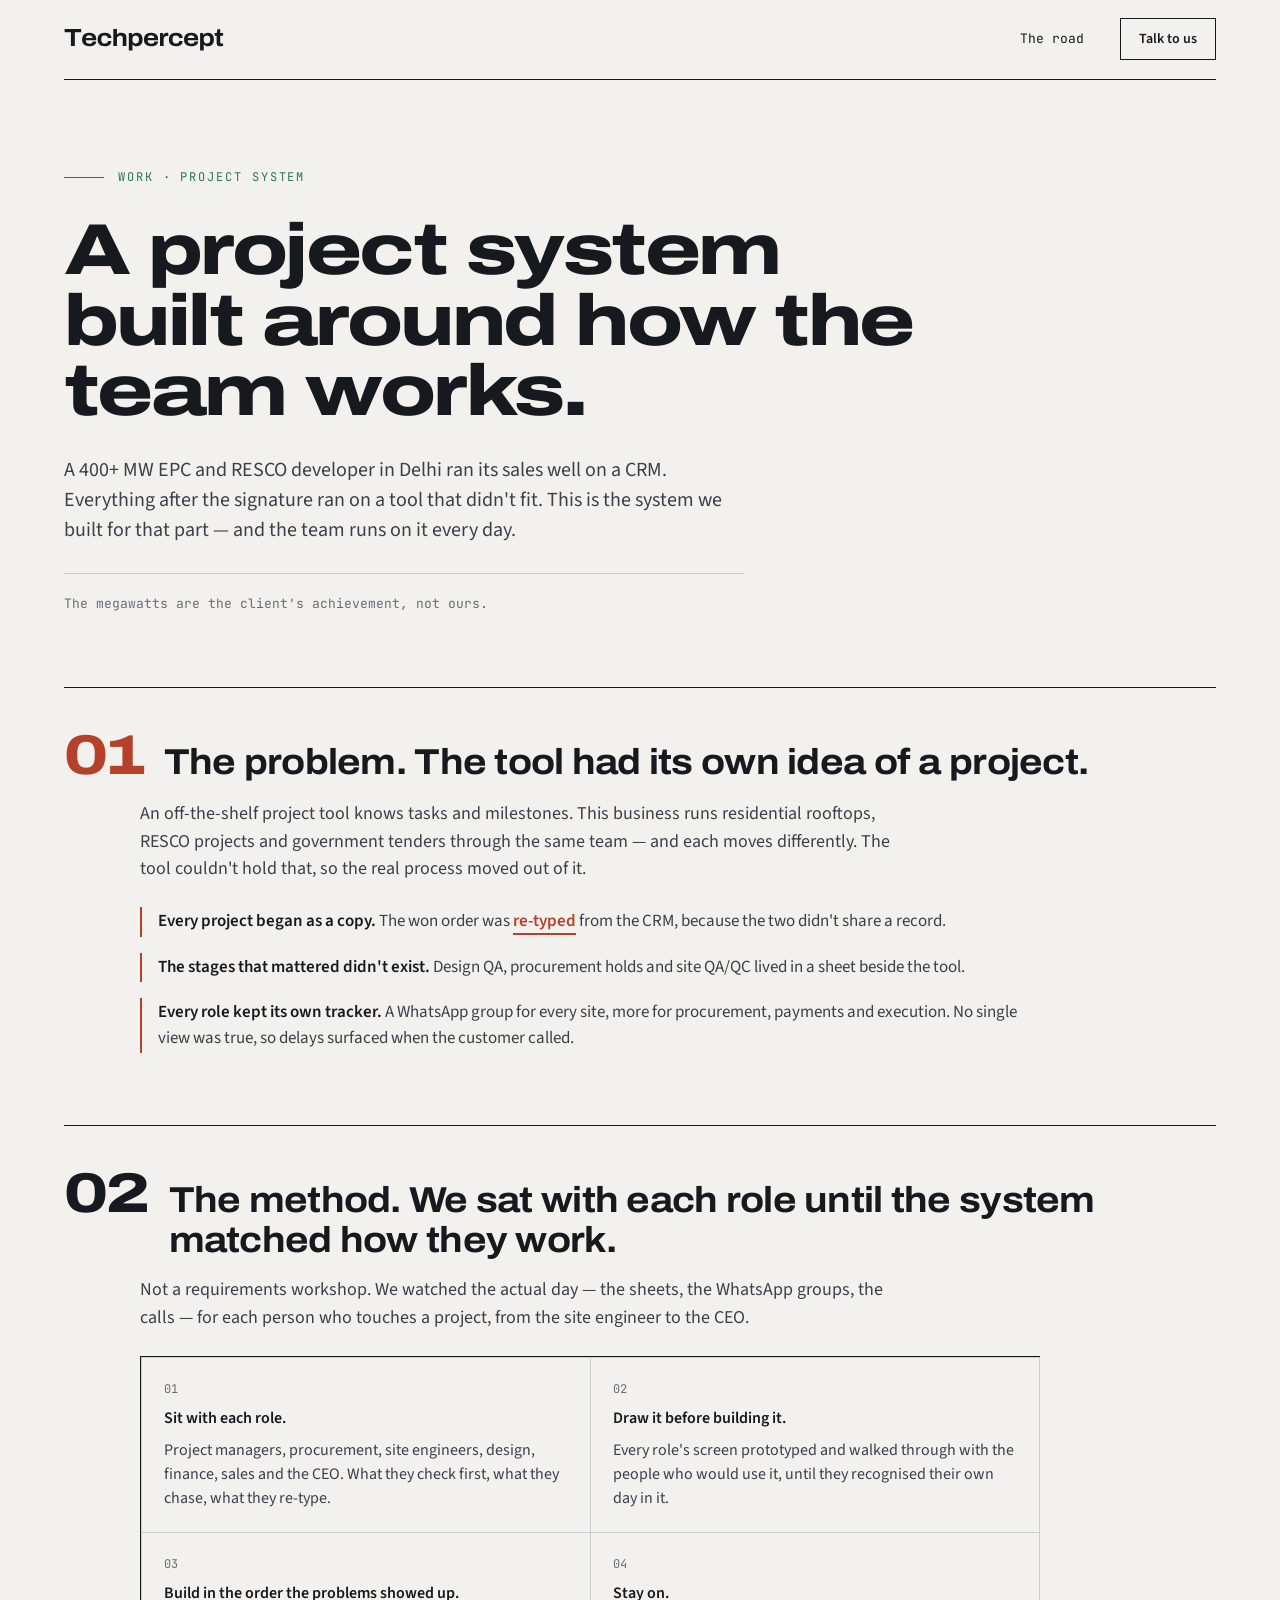
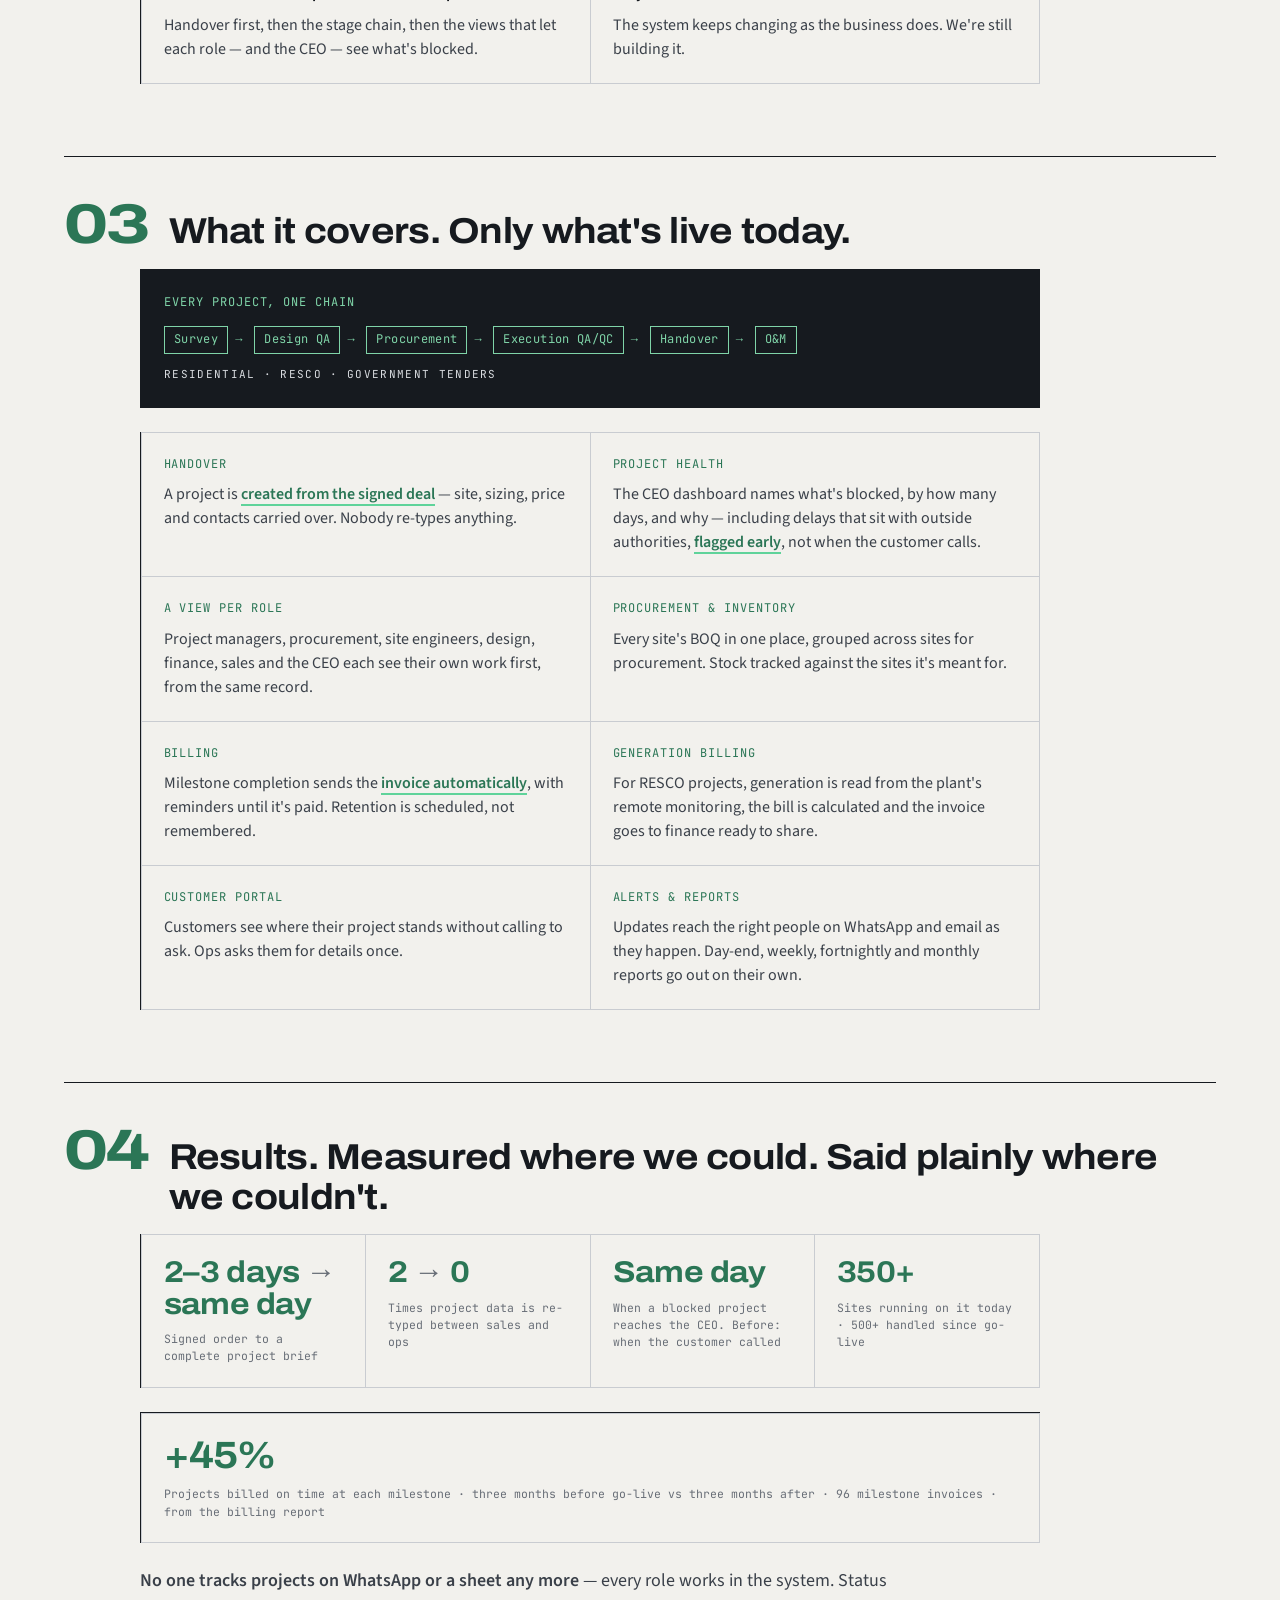
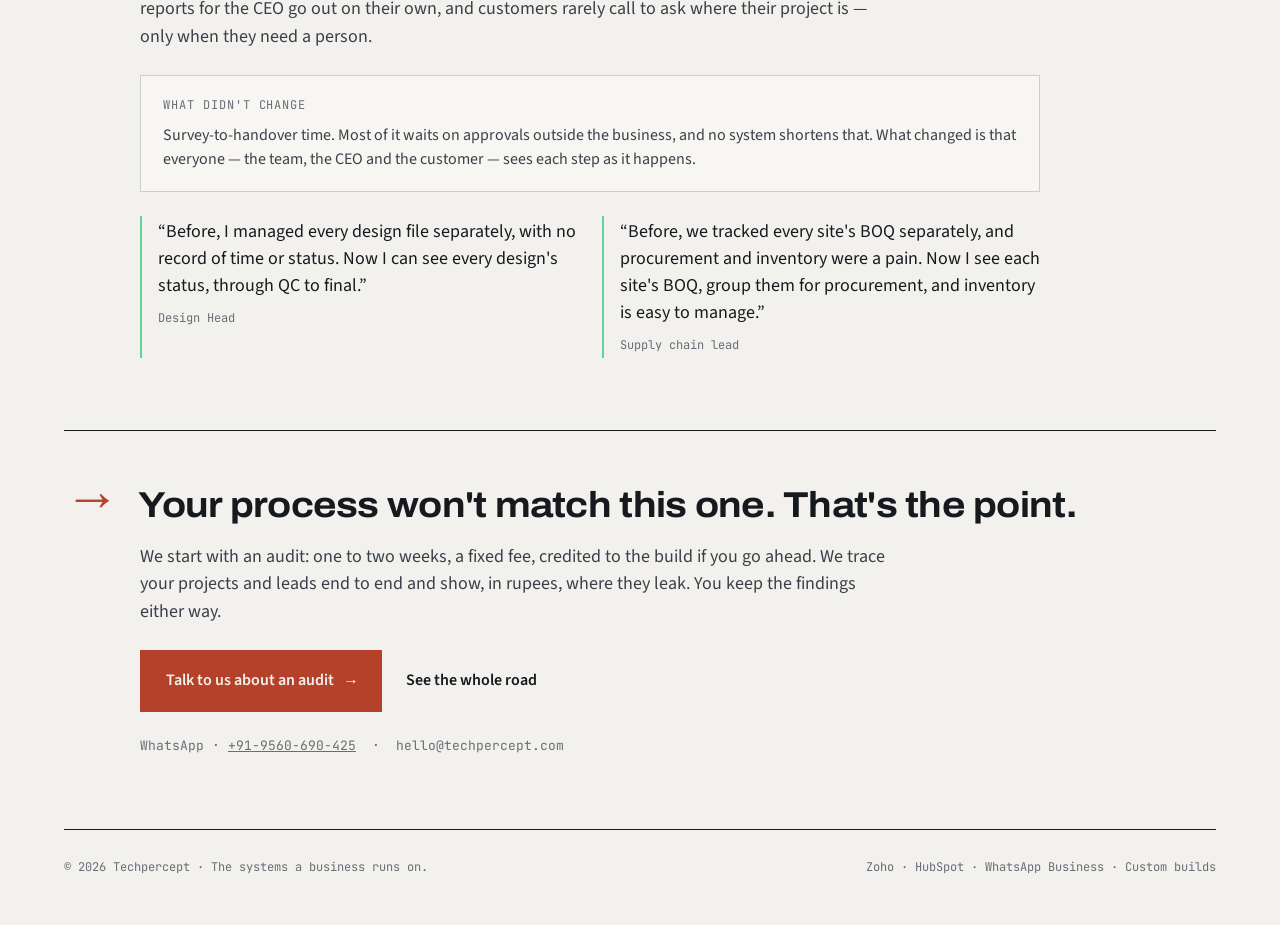
<file: work/project-system.html>
<!doctype html>
<html lang="en">
<head>
<meta charset="utf-8">
<meta name="viewport" content="width=device-width, initial-scale=1">
<title>Project system — Techpercept</title>
<link rel="canonical" href="https://techpercept.com/work/project-system.html">
<meta name="description" content="The project system Techpercept built for a 400+ MW EPC and RESCO developer in Delhi — designed around how each role actually works.">
<meta property="og:title" content="A project system built around how the team works — Techpercept">
<meta property="og:description" content="Built for a 400+ MW EPC and RESCO developer in Delhi. Six stages, every role, one record from signed order to O&amp;M.">
<meta property="og:type" content="article">
<meta property="og:url" content="https://techpercept.com/work/project-system.html">
<meta property="og:image" content="https://techpercept.com/assets/img/og.png">
<meta property="og:image:width" content="1200">
<meta property="og:image:height" content="630">
<meta name="twitter:card" content="summary_large_image">
<meta name="twitter:image" content="https://techpercept.com/assets/img/og.png">
<!-- Google Analytics (GA4) — loaded after first paint so it never competes with the page -->
<script>
  window.dataLayer = window.dataLayer || [];
  function gtag(){dataLayer.push(arguments);}
  gtag('js', new Date());
  gtag('config', 'G-F8THGGJ9QN');
  window.addEventListener('load', function(){
    var go = function(){ var s = document.createElement('script'); s.async = true; s.src = 'https://www.googletagmanager.com/gtag/js?id=G-F8THGGJ9QN'; document.head.appendChild(s); };
    ('requestIdleCallback' in window) ? requestIdleCallback(go, { timeout: 2000 }) : setTimeout(go, 1200);
  });
</script>
<link rel="icon" type="image/svg+xml" href="[data-uri]">
<link rel="preload" href="../assets/fonts/archivo-var.woff2" as="font" type="font/woff2" crossorigin>
<link rel="preload" href="../assets/fonts/source-sans-3-400.woff2" as="font" type="font/woff2" crossorigin>
<link rel="stylesheet" href="../assets/css/styles.css?v=9b6d3f1b">
</head>
<body>
<div class="wrap">

<nav>
  <a class="wm" href="/" aria-label="Techpercept — home"><svg viewBox="0 0 6441 886" role="img" aria-hidden="true"><g fill="var(--ink)" transform="translate(0 686.0)"><path d="M278.06282798945904 0.0V-552.8159848451614H24.878241762518883V-686.7478706687689H690.5189792662859V-552.8159848451614H436.995295509696V0.0Z M1022.3767111003399 12.0Q928.7847921550274 12.0 862.9798196479678 -17.45651590079069Q797.1748471409082 -46.91303180158138 762.4831219166517 -107.95651590079069Q727.7913966923952 -169.0 727.7913966923952 -263.2174072265625Q727.7913966923952 -356.84342412650585 762.0613620877266 -417.8086680546403Q796.331327483058 -478.77391198277473 861.3710343018174 -508.7608913257718Q926.4107411205769 -538.7478706687689 1018.3764797002077 -538.7478706687689Q1109.2382430285215 -538.7478706687689 1171.6954510137439 -509.4478351101279Q1234.1526589989662 -480.14779955148697 1266.1095681786537 -420.8695132061839Q1298.0664773583412 -361.59122686088085 1298.0664773583412 -270.41741359233856V-230.7476806640625H878.1845427155495Q880.2367208749056 -184.48700641095638 896.5455863624811 -153.95675367116928Q912.8544518500566 -123.42650093138218 944.6503237485886 -108.8048716634512Q976.4461956471205 -94.18324239552021 1023.7506528049707 -94.18324239552021Q1047.5681300908327 -94.18324239552021 1070.0247818604112 -99.87018617987633Q1092.4814336299896 -105.55712996423244 1110.3989554941654 -116.83967497199774Q1128.3164773583412 -128.12221997976303 1139.2904907092452 -145.1655751094222Q1150.2645040601492 -162.20893023908138 1151.2036727070808 -184.76527258753777H1296.727284297347Q1296.727284297347 -138.28715182840824 1277.2662459537387 -101.58281302452087Q1257.8052076101303 -64.8784742206335 1221.4918265789747 -39.682767912745476Q1185.1784455478191 -14.487061604857445 1134.6692287102342 -1.2435308024287224Q1084.1600118726492 12.0 1022.3767111003399 12.0ZM879.3410230576992 -321.06102135777473H1145.6385147571564Q1145.6385147571564 -349.85203698277473 1136.4123519062996 -370.6823252812028Q1127.1861890554428 -391.51261357963085 1110.4860404506326 -405.3255880624056Q1093.7858918458223 -419.1385625451803 1071.0509261339903 -425.6168271303177Q1048.3159604221582 -432.09509171545506 1020.9157863408327 -432.09509171545506Q978.5069049298763 -432.09509171545506 948.2197610586882 -419.6429501771927Q917.9326171875 -407.1908086389303 901.0716006085277 -382.44747526943684Q884.2105840295553 -357.70414189994335 879.3410230576992 -321.06102135777473Z M1639.124540373683 12.0Q1547.4717624783516 12.0 1483.2928886041045 -18.030463442206383Q1419.1140147298574 -48.060926884412766 1385.6266421079636 -109.28267450630665Q1352.1392694860697 -170.50442212820053 1352.1392694860697 -263.5304634422064Q1352.1392694860697 -357.15648034214973 1385.8614103868604 -418.0304156765342Q1419.583551287651 -478.9043510109186 1483.7624251618981 -508.8913303539157Q1547.9412990361452 -538.8783096969128 1639.124540373683 -538.8783096969128Q1697.99450789392 -538.8783096969128 1747.0298000127077 -525.6348133906722Q1796.0650921314955 -512.3913170844316 1832.4742245823145 -485.3391049578786Q1868.8833570331335 -458.28689283132553 1888.4966860488057 -417.991163700819Q1908.110015064478 -377.6954345703125 1908.110015064478 -323.6779371201992H1761.4561544507742Q1761.4561544507742 -358.45166015625 1746.268979266286 -381.69507525861263Q1731.0818040817976 -404.93849036097527 1703.498931080103 -416.9167209789157Q1675.9160580784082 -428.8949515968561 1638.1854672580957 -428.8949515968561Q1592.5765126049519 -428.8949515968561 1562.2328162118793 -411.0993588641286Q1531.8891198188066 -393.30376613140106 1516.7672591507435 -358.9343887940049Q1501.6453984826803 -324.5650114566088 1501.6453984826803 -274.0002197176218V-252.46073158085346Q1501.6453984826803 -202.678532615304 1517.0324908718467 -167.98307840526104Q1532.419583261013 -133.2876241952181 1563.8502478525043 -115.57027163356543Q1595.2809124439955 -97.85291907191277 1643.4029010236263 -97.85291907191277Q1680.611777126789 -97.85291907191277 1708.303353741765 -110.274658203125Q1735.994930356741 -122.69639733433723 1751.8299056217074 -146.67458071559668Q1767.664880886674 -170.65276409685612 1767.664880886674 -203.73083601891994H1908.110015064478Q1908.110015064478 -150.63495562970638 1888.3401579409838 -110.07399477809668Q1868.5703008174896 -69.51303392648697 1832.5959488525987 -42.42606572806835Q1796.6215968877077 -15.339097529649734 1747.3080523908138 -1.6695487648248672Q1697.99450789392 12.0 1639.124540373683 12.0Z M1986.7913011610508 0.0V-723.7478706687689H2132.714762017131V-463.2433668076992H2139.8017302155495Q2161.1150305718184 -488.56532141566277 2189.045736029744 -505.15230341255665Q2216.97644148767 -521.7392854094505 2249.767932124436 -530.2435780391097Q2282.559422761202 -538.7478706687689 2317.7333177626133 -538.7478706687689Q2379.464452058077 -538.7478706687689 2422.886503264308 -517.8129134476185Q2466.308554470539 -496.8779562264681 2489.3782019540668 -453.2081564217806Q2512.4478494375944 -409.5383566170931 2512.4478494375944 -340.4860298484564V0.0H2366.0548520237207V-317.16419836878777Q2366.0548520237207 -344.99892896413803 2358.920045532286 -364.41201490163803Q2351.7852390408516 -383.82510083913803 2338.350417688489 -396.04253513365984Q2324.9155963361263 -408.25996942818165 2305.554661490023 -413.855665653944Q2286.19372664392 -419.4513618797064 2261.993599265814 -419.4513618797064Q2226.3325885236263 -419.4513618797064 2197.032457962632 -403.542677372694Q2167.732327401638 -387.63399286568165 2150.2235447093844 -359.83835926651955Q2132.714762017131 -332.04272566735744 2132.714762017131 -295.338407561183V0.0Z M2610.9217401891947 182.60056045651436V-526.7478706687689H2730.0535071343184L2742.2884383499622 -450.9823263436556H2749.7754309624434Q2780.784450367093 -497.252197265625 2827.1412480920553 -518.0000339671969Q2873.4980458170176 -538.7478706687689 2929.1765540093184 -538.7478706687689Q3001.3682595938444 -538.7478706687689 3054.229526683688 -509.19567181169987Q3107.090793773532 -479.64347295463085 3136.3127850070596 -418.5782534405589Q3165.5347762405872 -357.51303392648697 3165.5347762405872 -262.9304878562689Q3165.5347762405872 -169.4174539297819 3136.2345448359847 -108.26092582195997Q3106.934313431382 -47.10439771413803 3055.16869533062 -17.552198857069016Q3003.4030772298574 12.0 2935.2808158546686 12.0Q2899.1417363733053 12.0 2866.7459504529834 4.078274138271809Q2834.3501645326614 -3.8434517234563828 2808.1934400498867 -20.17822265625Q2782.036715567112 -36.51299358904362 2763.5496008843184 -60.92172533273697H2756.8452010452747V182.60056045651436ZM2886.9152842611074 -106.35743567347527Q2931.8805069625378 -106.35743567347527 2960.463216498494 -123.2530517578125Q2989.0459260344505 -140.14866784214973 3002.789510972798 -172.913681961596Q3016.533095911145 -205.6786960810423 3016.533095911145 -253.09559273719788V-272.84364384412766Q3016.533095911145 -321.13010147213936 3002.789510972798 -354.12988387048244Q2989.0459260344505 -387.12966626882553 2960.1501602828503 -403.7600506320596Q2931.25439453125 -420.3904349952936 2886.2891718298197 -420.3904349952936Q2843.202095359564 -420.3904349952936 2814.0845819860697 -402.4861519187689Q2784.9670686125755 -384.58186884224415 2770.57568359375 -351.0124925673008Q2756.1842985749245 -317.44311629235744 2756.1842985749245 -270.0782757252455V-257.1130901873112Q2756.1842985749245 -222.13075004518032 2764.332173489034 -194.0743944272399Q2772.480048403144 -166.01803880929947 2788.849698007107 -146.63987877964973Q2805.2193476110697 -127.26171875 2829.74987898767 -116.80957721173763Q2854.28041036427 -106.35743567347527 2886.9152842611074 -106.35743567347527Z M3513.37671110034 12.0Q3419.7847921550274 12.0 3353.979819647968 -17.45651590079069Q3288.1748471409082 -46.91303180158138 3253.4831219166517 -107.95651590079069Q3218.791396692395 -169.0 3218.791396692395 -263.2174072265625Q3218.791396692395 -356.84342412650585 3253.0613620877266 -417.8086680546403Q3287.331327483058 -478.77391198277473 3352.3710343018174 -508.7608913257718Q3417.410741120577 -538.7478706687689 3509.3764797002077 -538.7478706687689Q3600.2382430285215 -538.7478706687689 3662.695451013744 -509.4478351101279Q3725.152658998966 -480.14779955148697 3757.1095681786537 -420.8695132061839Q3789.066477358341 -361.59122686088085 3789.066477358341 -270.41741359233856V-230.7476806640625H3369.1845427155495Q3371.2367208749056 -184.48700641095638 3387.545586362481 -153.95675367116928Q3403.8544518500566 -123.42650093138218 3435.6503237485886 -108.8048716634512Q3467.4461956471205 -94.18324239552021 3514.7506528049707 -94.18324239552021Q3538.5681300908327 -94.18324239552021 3561.024781860411 -99.87018617987633Q3583.4814336299896 -105.55712996423244 3601.3989554941654 -116.83967497199774Q3619.316477358341 -128.12221997976303 3630.290490709245 -145.1655751094222Q3641.264504060149 -162.20893023908138 3642.203672707081 -184.76527258753777H3787.727284297347Q3787.727284297347 -138.28715182840824 3768.2662459537387 -101.58281302452087Q3748.8052076101303 -64.8784742206335 3712.4918265789747 -39.682767912745476Q3676.178445547819 -14.487061604857445 3625.669228710234 -1.2435308024287224Q3575.160011872649 12.0 3513.37671110034 12.0ZM3370.341023057699 -321.06102135777473H3636.6385147571564Q3636.6385147571564 -349.85203698277473 3627.4123519062996 -370.6823252812028Q3618.186189055443 -391.51261357963085 3601.4860404506326 -405.3255880624056Q3584.7858918458223 -419.1385625451803 3562.0509261339903 -425.6168271303177Q3539.3159604221582 -432.09509171545506 3511.9157863408327 -432.09509171545506Q3469.5069049298763 -432.09509171545506 3439.219761058688 -419.6429501771927Q3408.9326171875 -407.1908086389303 3392.0716006085277 -382.44747526943684Q3375.2105840295553 -357.70414189994335 3370.341023057699 -321.06102135777473Z M3866.791301161051 0.0V-526.7478706687689H3986.523043692112L3997.3492017686367 -440.74772100150585H4004.836194381118Q4016.323281466961 -468.2087667733431 4034.727883517742 -490.46967189759016Q4053.1324855685234 -512.7305770218372 4080.010965101421 -525.8479274585843Q4106.889444634318 -538.9652778953314 4141.515584662557 -538.9652778953314Q4159.185262396932 -538.9652778953314 4174.69842582196 -535.9913669750094Q4190.211589246988 -533.0174560546875 4200.3596329391 -528.9130318015814V-400.8164869248867H4144.080079182982Q4110.132134214044 -400.8164869248867 4085.3190641999245 -390.6642376482487Q4060.5059941858053 -380.51198837161064 4044.371235460043 -361.272818133235Q4028.2364767342806 -342.0336478948593 4020.4756193757057 -315.72501327842474Q4012.714762017131 -289.41637866199017 4012.714762017131 -257.1731201261282V0.0Z M4510.124540373683 12.0Q4418.471762478352 12.0 4354.2928886041045 -18.030463442206383Q4290.114014729857 -48.060926884412766 4256.626642107964 -109.28267450630665Q4223.13926948607 -170.50442212820053 4223.13926948607 -263.5304634422064Q4223.13926948607 -357.15648034214973 4256.86141038686 -418.0304156765342Q4290.583551287651 -478.9043510109186 4354.762425161898 -508.8913303539157Q4418.941299036145 -538.8783096969128 4510.124540373683 -538.8783096969128Q4568.99450789392 -538.8783096969128 4618.029800012708 -525.6348133906722Q4667.0650921314955 -512.3913170844316 4703.4742245823145 -485.3391049578786Q4739.8833570331335 -458.28689283132553 4759.496686048806 -417.991163700819Q4779.110015064478 -377.6954345703125 4779.110015064478 -323.6779371201992H4632.456154450774Q4632.456154450774 -358.45166015625 4617.268979266286 -381.69507525861263Q4602.081804081798 -404.93849036097527 4574.498931080103 -416.9167209789157Q4546.916058078408 -428.8949515968561 4509.185467258096 -428.8949515968561Q4463.576512604952 -428.8949515968561 4433.232816211879 -411.0993588641286Q4402.889119818807 -393.30376613140106 4387.7672591507435 -358.9343887940049Q4372.64539848268 -324.5650114566088 4372.64539848268 -274.0002197176218V-252.46073158085346Q4372.64539848268 -202.678532615304 4388.032490871847 -167.98307840526104Q4403.419583261013 -133.2876241952181 4434.850247852504 -115.57027163356543Q4466.2809124439955 -97.85291907191277 4514.402901023626 -97.85291907191277Q4551.611777126789 -97.85291907191277 4579.303353741765 -110.274658203125Q4606.994930356741 -122.69639733433723 4622.829905621707 -146.67458071559668Q4638.664880886674 -170.65276409685612 4638.664880886674 -203.73083601891994H4779.110015064478Q4779.110015064478 -150.63495562970638 4759.340157940984 -110.07399477809668Q4739.57030081749 -69.51303392648697 4703.595948852599 -42.42606572806835Q4667.621596887708 -15.339097529649734 4618.308052390814 -1.6695487648248672Q4568.99450789392 12.0 4510.124540373683 12.0Z M5128.37671110034 12.0Q5034.784792155027 12.0 4968.979819647968 -17.45651590079069Q4903.174847140908 -46.91303180158138 4868.483121916652 -107.95651590079069Q4833.791396692395 -169.0 4833.791396692395 -263.2174072265625Q4833.791396692395 -356.84342412650585 4868.061362087727 -417.8086680546403Q4902.331327483058 -478.77391198277473 4967.371034301817 -508.7608913257718Q5032.410741120577 -538.7478706687689 5124.376479700208 -538.7478706687689Q5215.2382430285215 -538.7478706687689 5277.695451013744 -509.4478351101279Q5340.152658998966 -480.14779955148697 5372.109568178654 -420.8695132061839Q5404.066477358341 -361.59122686088085 5404.066477358341 -270.41741359233856V-230.7476806640625H4984.1845427155495Q4986.236720874906 -184.48700641095638 5002.545586362481 -153.95675367116928Q5018.854451850057 -123.42650093138218 5050.650323748589 -108.8048716634512Q5082.4461956471205 -94.18324239552021 5129.750652804971 -94.18324239552021Q5153.568130090833 -94.18324239552021 5176.024781860411 -99.87018617987633Q5198.48143362999 -105.55712996423244 5216.398955494165 -116.83967497199774Q5234.316477358341 -128.12221997976303 5245.290490709245 -145.1655751094222Q5256.264504060149 -162.20893023908138 5257.203672707081 -184.76527258753777H5402.727284297347Q5402.727284297347 -138.28715182840824 5383.266245953739 -101.58281302452087Q5363.80520761013 -64.8784742206335 5327.491826578975 -39.682767912745476Q5291.178445547819 -14.487061604857445 5240.669228710234 -1.2435308024287224Q5190.160011872649 12.0 5128.37671110034 12.0ZM4985.341023057699 -321.06102135777473H5251.638514757156Q5251.638514757156 -349.85203698277473 5242.4123519063 -370.6823252812028Q5233.186189055443 -391.51261357963085 5216.486040450633 -405.3255880624056Q5199.785891845822 -419.1385625451803 5177.05092613399 -425.6168271303177Q5154.315960422158 -432.09509171545506 5126.915786340833 -432.09509171545506Q5084.506904929876 -432.09509171545506 5054.219761058688 -419.6429501771927Q5023.9326171875 -407.1908086389303 5007.071600608528 -382.44747526943684Q4990.210584029555 -357.70414189994335 4985.341023057699 -321.06102135777473Z M5481.921740189195 182.60056045651436V-526.7478706687689H5601.053507134318L5613.288438349962 -450.9823263436556H5620.775430962443Q5651.784450367093 -497.252197265625 5698.141248092055 -518.0000339671969Q5744.498045817018 -538.7478706687689 5800.176554009318 -538.7478706687689Q5872.368259593844 -538.7478706687689 5925.229526683688 -509.19567181169987Q5978.090793773532 -479.64347295463085 6007.31278500706 -418.5782534405589Q6036.534776240587 -357.51303392648697 6036.534776240587 -262.9304878562689Q6036.534776240587 -169.4174539297819 6007.234544835985 -108.26092582195997Q5977.934313431382 -47.10439771413803 5926.16869533062 -17.552198857069016Q5874.403077229857 12.0 5806.280815854669 12.0Q5770.141736373305 12.0 5737.745950452983 4.078274138271809Q5705.350164532661 -3.8434517234563828 5679.193440049887 -20.17822265625Q5653.036715567112 -36.51299358904362 5634.549600884318 -60.92172533273697H5627.845201045275V182.60056045651436ZM5757.915284261107 -106.35743567347527Q5802.880506962538 -106.35743567347527 5831.463216498494 -123.2530517578125Q5860.0459260344505 -140.14866784214973 5873.789510972798 -172.913681961596Q5887.533095911145 -205.6786960810423 5887.533095911145 -253.09559273719788V-272.84364384412766Q5887.533095911145 -321.13010147213936 5873.789510972798 -354.12988387048244Q5860.0459260344505 -387.12966626882553 5831.15016028285 -403.7600506320596Q5802.25439453125 -420.3904349952936 5757.28917182982 -420.3904349952936Q5714.202095359564 -420.3904349952936 5685.08458198607 -402.4861519187689Q5655.9670686125755 -384.58186884224415 5641.57568359375 -351.0124925673008Q5627.1842985749245 -317.44311629235744 5627.1842985749245 -270.0782757252455V-257.1130901873112Q5627.1842985749245 -222.13075004518032 5635.332173489034 -194.0743944272399Q5643.480048403144 -166.01803880929947 5659.849698007107 -146.63987877964973Q5676.21934761107 -127.26171875 5700.74987898767 -116.80957721173763Q5725.28041036427 -106.35743567347527 5757.915284261107 -106.35743567347527Z M6302.333699896932 12.0Q6247.863730251789 12.0 6213.511116884649 -5.012904956936836Q6179.1585035175085 -22.025809913873672 6163.158198341727 -55.3042321279645Q6147.157893165946 -88.58265434205532 6147.157893165946 -136.82705502212048V-416.4254150390625H6067.174263328314V-526.7478706687689H6151.644953712821L6180.175810962915 -678.7655581235886H6293.081354022026V-526.7478706687689H6408.3175887316465V-416.4254150390625H6293.081354022026V-158.50599735975266Q6293.081354022026 -129.23596297204494 6305.472771950066 -113.77920930087566Q6317.864189878106 -98.32245562970638 6351.864909559488 -98.32245562970638H6408.3175887316465V-4.8348388671875Q6395.934856906533 -0.30437542498111725 6376.982409663498 3.569559909403324Q6358.029962420464 7.4434952437877655 6338.129714034498 9.721747621893883Q6318.229465648532 12.0 6302.333699896932 12.0Z"/></g></svg></a>
  <ul>
    <li><a href="/#process">The road</a></li>
    <li><a class="cta" href="/#talk">Talk to us</a></li>
  </ul>
</nav>
<main>

<!-- ============ HEAD ============ -->
<header class="page-head">
  <div class="eyebrow" style="color:var(--signal-text)">Work · Project system</div>
  <h1>A project system built around how the team works.</h1>
  <p class="lede">A 400+ MW EPC and RESCO developer in Delhi ran its sales well on a CRM. Everything after the signature ran on a tool that didn't fit. This is the system we built for that part — and the team runs on it every day.</p>
  <div class="trust">The megawatts are the client's achievement, not ours.</div>
</header>

<!-- ============ 01 PROBLEM ============ -->
<section class="blk" id="problem">
  <div class="act-head"><span class="n" style="color:var(--leak)">01</span><h2 class="disp">The problem. The tool had its own idea of a project.</h2></div>
  <div class="blk-body">
    <p class="blk-lede">An off-the-shelf project tool knows tasks and milestones. This business runs residential rooftops, RESCO projects and government tenders through the same team — and each moves differently. The tool couldn't hold that, so the real process moved out of it.</p>
    <ul class="pts">
      <li><b>Every project began as a copy.</b> The won order was <span class="hl hl-red">re-typed</span> from the CRM, because the two didn't share a record.</li>
      <li><b>The stages that mattered didn't exist.</b> Design QA, procurement holds and site QA/QC lived in a sheet beside the tool.</li>
      <li><b>Every role kept its own tracker.</b> A WhatsApp group for every site, more for procurement, payments and execution. No single view was true, so delays surfaced when the customer called.</li>
    </ul>
  </div>
</section>

<!-- ============ 02 METHOD ============ -->
<section class="blk" id="method">
  <div class="act-head"><span class="n" style="color:var(--ink)">02</span><h2 class="disp">The method. We sat with each role until the system matched how they work.</h2></div>
  <div class="blk-body">
    <p class="blk-lede">Not a requirements workshop. We watched the actual day — the sheets, the WhatsApp groups, the calls — for each person who touches a project, from the site engineer to the CEO.</p>
    <ol class="steps">
      <li><b>Sit with each role.</b><span>Project managers, procurement, site engineers, design, finance, sales and the CEO. What they check first, what they chase, what they re-type.</span></li>
      <li><b>Draw it before building it.</b><span>Every role's screen prototyped and walked through with the people who would use it, until they recognised their own day in it.</span></li>
      <li><b>Build in the order the problems showed up.</b><span>Handover first, then the stage chain, then the views that let each role — and the CEO — see what's blocked.</span></li>
      <li><b>Stay on.</b><span>The system keeps changing as the business does. We're still building it.</span></li>
    </ol>
  </div>
</section>

<!-- ============ 03 WHAT IT COVERS ============ -->
<section class="blk" id="covers">
  <div class="act-head"><span class="n" style="color:var(--signal-text)">03</span><h2 class="disp">What it covers. Only what's live today.</h2></div>
  <div class="blk-body">
    <div class="chain-box">
      <div class="k">Every project, one chain</div>
      <ol class="chain" aria-label="Project stages"><li>Survey</li><li>Design QA</li><li>Procurement</li><li>Execution QA/QC</li><li>Handover</li><li>O&amp;M</li></ol>
      <div class="chain-tags">Residential · RESCO · Government tenders</div>
    </div>
    <div class="cov">
      <div><span class="k">Handover</span><p>A project is <span class="hl hl-green">created from the signed deal</span> — site, sizing, price and contacts carried over. Nobody re-types anything.</p></div>
      <div><span class="k">Project health</span><p>The CEO dashboard names what's blocked, by how many days, and why — including delays that sit with outside authorities, <span class="hl hl-green">flagged early</span>, not when the customer calls.</p></div>
      <div><span class="k">A view per role</span><p>Project managers, procurement, site engineers, design, finance, sales and the CEO each see their own work first, from the same record.</p></div>
      <div><span class="k">Procurement &amp; inventory</span><p>Every site's BOQ in one place, grouped across sites for procurement. Stock tracked against the sites it's meant for.</p></div>
      <div><span class="k">Billing</span><p>Milestone completion sends the <span class="hl hl-green">invoice automatically</span>, with reminders until it's paid. Retention is scheduled, not remembered.</p></div>
      <div><span class="k">Generation billing</span><p>For RESCO projects, generation is read from the plant's remote monitoring, the bill is calculated and the invoice goes to finance ready to share.</p></div>
      <div><span class="k">Customer portal</span><p>Customers see where their project stands without calling to ask. Ops asks them for details once.</p></div>
      <div><span class="k">Alerts &amp; reports</span><p>Updates reach the right people on WhatsApp and email as they happen. Day-end, weekly, fortnightly and monthly reports go out on their own.</p></div>
    </div>
  </div>
</section>

<!-- ============ 04 RESULTS ============ -->
<section class="blk" id="results">
  <div class="act-head"><span class="n" style="color:var(--signal-text)">04</span><h2 class="disp">Results. Measured where we could. Said plainly where we couldn't.</h2></div>
  <div class="blk-body">
    <div class="stats">
      <div><span class="v">2–3 days <i>→</i> same day</span><span class="k">Signed order to a complete project brief</span></div>
      <div><span class="v">2 <i>→</i> 0</span><span class="k">Times project data is re-typed between sales and ops</span></div>
      <div><span class="v">Same day</span><span class="k">When a blocked project reaches the CEO. Before: when the customer called</span></div>
      <div><span class="v">350+</span><span class="k">Sites running on it today · 500+ handled since go-live</span></div>
    </div>
    <div class="stats stats-wide">
      <div><span class="v">+45%</span><span class="k">Projects billed on time at each milestone · three months before go-live vs three months after · 96 milestone invoices · from the billing report</span></div>
    </div>
    <p class="blk-lede"><b>No one tracks projects on WhatsApp or a sheet any more</b> — every role works in the system. Status reports for the CEO go out on their own, and customers rarely call to ask where their project is — only when they need a person.</p>
    <div class="unchanged"><span class="k">What didn't change</span><p>Survey-to-handover time. Most of it waits on approvals outside the business, and no system shortens that. What changed is that everyone — the team, the CEO and the customer — sees each step as it happens.</p></div>
    <div class="quotes">
      <blockquote><p>“Before, I managed every design file separately, with no record of time or status. Now I can see every design's status, through QC to final.”</p><cite>Design Head</cite></blockquote>
      <blockquote><p>“Before, we tracked every site's BOQ separately, and procurement and inventory were a pain. Now I see each site's BOQ, group them for procurement, and inventory is easy to manage.”</p><cite>Supply chain lead</cite></blockquote>
    </div>
  </div>
</section>

<!-- ============ CTA ============ -->
<section class="blk cta-blk" id="talk">
  <div class="act-head"><span class="n" style="color:var(--leak)">→</span><h2 class="disp">Your process won't match this one. That's the point.</h2></div>
  <div class="blk-body">
    <p class="blk-lede">We start with an audit: one to two weeks, a fixed fee, credited to the build if you go ahead. We trace your projects and leads end to end and show, in rupees, where they leak. You keep the findings either way.</p>
    <div style="display:flex;gap:16px;align-items:center;flex-wrap:wrap">
      <a class="btn btn-leak" href="/#talk">Talk to us about an audit <span class="mono">→</span></a>
      <a class="btn btn-ghost" href="/">See the whole road</a>
    </div>
    <div class="mono" style="font-size:13px;color:var(--ink-3)">WhatsApp · <span id="waNum">[NUMBER]</span> &nbsp;·&nbsp; <span id="emailAddr">[EMAIL]</span></div>
  </div>
</section>

</main>
<footer>
  <span>© <span id="yr"></span> Techpercept · The systems a business runs on.</span>
  <span>Zoho · HubSpot · WhatsApp Business · Custom builds</span>
</footer>

</div>

<script defer src="../assets/js/config.js?v=ca0aff8c"></script>
<script defer src="../assets/js/main.js?v=2df0a72b"></script>
</body>
</html>
</file>
<file: assets/css/styles.css>
/* ============================================================
   techpercept.com — styles
   Tokens first. Change a colour or face here and it changes
   everywhere. Named after the Techpercept design system.
   ============================================================ */

/* ===== Faces — self-hosted (assets/fonts), swap so text never waits ===== */
@font-face{font-family:"Archivo";src:url("../fonts/archivo-var.woff2") format("woff2");font-weight:100 900;font-stretch:62% 125%;font-style:normal;font-display:swap}
@font-face{font-family:"Source Sans 3";src:url("../fonts/source-sans-3-400.woff2") format("woff2");font-weight:400;font-style:normal;font-display:swap}
@font-face{font-family:"Source Sans 3";src:url("../fonts/source-sans-3-600.woff2") format("woff2");font-weight:600;font-style:normal;font-display:swap}
@font-face{font-family:"JetBrains Mono";src:url("../fonts/jetbrains-mono-400.woff2") format("woff2");font-weight:400;font-style:normal;font-display:swap}
@font-face{font-family:"JetBrains Mono";src:url("../fonts/jetbrains-mono-500.woff2") format("woff2");font-weight:500;font-style:normal;font-display:swap}
@font-face{font-family:"JetBrains Mono";src:url("../fonts/jetbrains-mono-700.woff2") format("woff2");font-weight:700;font-style:normal;font-display:swap}

/* ===== Techpercept design system — tokens (Paper theme) ===== */
:root{
  --paper:#F2F1ED; --paper-raised:#F7F6F3;
  --ink:#161A1F; --ink-2:#3A4049; --ink-3:#686E77; --rule:#C9CCD1;
  --leak:#B5412A; --signal:#5FD39A; --signal-text:#2B7656; --signal-soft:rgba(95,211,154,.07); --signal-on-ink:#7FD4A8; --panel-text:#D9DCE0;
  --display:"Archivo","Arial Narrow",Impact,sans-serif; --sans:"Source Sans 3","Segoe UI",system-ui,sans-serif; --mono:"JetBrains Mono","SF Mono",Menlo,Consolas,monospace;
  --s1:8px; --s2:16px; --s3:24px; --s4:40px; --s5:64px; --s6:112px; --station-gap:260px;
  --hair:1px; --drawn:2px;
}
*{box-sizing:border-box;margin:0;padding:0}
html{scroll-behavior:smooth}
body{background:var(--paper);color:var(--ink);font-family:var(--sans);line-height:1.6;-webkit-font-smoothing:antialiased}
a{color:var(--leak)}a:hover{color:#8E3220}
.wrap{width:100%;max-width:1400px;margin:0 auto;padding:0 var(--s5)}
.mono{font-family:var(--mono)}
.disp{font-family:var(--display);font-stretch:110%;font-weight:700;letter-spacing:-.02em;line-height:1.1}
.eyebrow{font-family:var(--mono);font-size:12px;letter-spacing:.16em;text-transform:uppercase;display:flex;align-items:center;gap:14px}
.eyebrow::before{content:"";display:inline-block;width:40px;height:1px;background:currentColor}
.btn{display:inline-flex;align-items:center;gap:12px;text-decoration:none;font-weight:600;font-size:16px;padding:18px 26px}
.btn-leak{background:var(--leak);color:var(--paper)}.btn-leak:hover{background:#8E3220;color:var(--paper)}
.btn-ghost{color:var(--ink);padding:18px 8px}.btn-ghost:hover{color:var(--ink)}

/* nav */
nav{display:flex;align-items:center;justify-content:space-between;height:80px;border-bottom:var(--hair) solid var(--ink)}
nav .wm{display:block;height:22px;width:auto}
nav .wm svg{height:22px;width:auto;display:block}
nav ul{display:flex;gap:36px;align-items:center;list-style:none;font-family:var(--mono);font-size:13px}
nav ul a{color:var(--ink);text-decoration:none}nav ul a:hover{color:var(--leak)}
nav ul a.cta{font-weight:600;border:1.5px solid var(--ink);padding:10px 18px;font-family:var(--sans);font-size:14px}
nav ul a.cta:hover{background:var(--ink);color:var(--paper)}
@media(max-width:820px){nav ul li:not(:last-child){display:none}}

/* hero */
.hero{display:grid;grid-template-columns:repeat(auto-fit,minmax(min(480px,100%),1fr));gap:56px;padding:88px 0 0;align-items:start}
.hero .copy{display:flex;flex-direction:column;gap:32px;padding-top:40px}
.hero h1{font-family:var(--display);font-stretch:125%;font-weight:800;font-size:clamp(48px,7vw,84px);line-height:.96;letter-spacing:-.035em}
.hero .lede{font-size:20px;line-height:1.5;max-width:560px;color:var(--ink-2)}
.hero .trust{font-family:var(--mono);font-size:13px;color:var(--ink-3);border-top:var(--hair) solid var(--rule);padding-top:20px;max-width:560px}
.hero .follow{font-family:var(--mono);font-size:12px;color:var(--leak);display:flex;align-items:center;gap:10px}
.hero-draw{position:relative;width:560px;height:520px;max-width:100%}
.src{display:inline-block;transition:opacity .35s}
.src.out{opacity:0}
.fade{position:absolute;left:0;bottom:0;width:100%;height:80px;background:linear-gradient(to bottom,rgba(242,241,237,0),var(--paper))}

/* road */
.road-wrap{position:relative;width:1272px;max-width:100%}
.rail{position:absolute;left:50%;top:0;width:2px;transform:translateX(-50%);background:var(--rule)}
.road{position:absolute;left:50%;top:0;width:2px;height:0;transform:translateX(-50%);transition:height 1.1s cubic-bezier(.4,0,.2,1)}
.st{position:absolute;left:50%;transform:translateX(-50%);width:48px;height:48px;border-radius:50%;border:var(--drawn) solid var(--ink);background:var(--paper-raised);display:flex;align-items:center;justify-content:center;font-family:var(--mono);font-size:13px;font-weight:700;transition:background .5s,border-color .5s,color .5s}
.tok{position:absolute;left:50%;transform:translateX(-50%);width:20px;height:20px;border-radius:50%;border:3px solid var(--paper);opacity:0;transition:top 1.1s cubic-bezier(.4,0,.2,1),opacity .5s}
.cap{opacity:0;transform:translateY(10px);transition:opacity .6s,transform .6s}
.cap.on{opacity:1;transform:none}
.lyr{opacity:0;transform:translateX(-14px);transition:opacity .7s,transform .7s}
.lyr.on{opacity:1;transform:none}
.side{position:absolute;width:480px;display:flex;flex-direction:column;gap:8px}
.side.l{right:calc(50% + 76px);text-align:right;align-items:flex-end}
.side.r{left:calc(50% + 76px)}
/* Act III has 152px cards on the centre line instead of 48px stations: push its captions out */
[data-act="3"] .side.l{right:calc(50% + 116px)}
[data-act="3"] .side.r{left:calc(50% + 116px)}
.side .k{font-family:var(--mono);font-size:12px;letter-spacing:.08em;color:var(--ink-3)}
.side .t{font-size:17px;line-height:1.5;color:var(--ink-2);max-width:480px}
.callout{position:absolute;width:300px;padding:12px 14px;background:var(--paper-raised);font-family:var(--mono);font-size:12px;line-height:17px;color:var(--leak)}
.callout.r{left:calc(50% + 76px);border-left:var(--drawn) solid var(--leak)}
.callout.l{right:calc(50% + 76px);text-align:right;border-right:var(--drawn) solid var(--leak)}
.callout span{color:var(--ink-2)}
.hl{position:relative;display:inline-block;font-weight:600;color:var(--ink);transition:color .4s ease .35s}
.hl::after{content:"";position:absolute;left:0;right:0;bottom:0;height:2px;background:currentColor;transform:scaleX(0);transform-origin:left;transition:transform .7s cubic-bezier(.4,0,.2,1) .35s}
.on .hl::after,.hl.on::after{transform:scaleX(1)}
.hl-red{color:var(--leak)}
.hl-green{color:var(--signal-text)}.hl-green::after{background:var(--signal)}
.hl-light{color:var(--signal-on-ink)}

/* Act I switch: four businesses, one road */
.chips{position:sticky;top:0;z-index:5;display:flex;flex-wrap:wrap;align-items:center;gap:10px;margin:0 0 0 76px;padding:12px 0;background:var(--paper);border-bottom:var(--hair) solid var(--rule)}
.chips .hint{font-family:var(--mono);font-size:11px;letter-spacing:.14em;text-transform:uppercase;color:var(--ink-3);margin-right:8px;display:flex;align-items:center;gap:10px}
.chips .hint::after{content:"";display:inline-block;width:28px;height:1px;background:currentColor}
.chip{display:inline-flex;align-items:center;gap:10px;font-family:var(--mono);font-size:13px;letter-spacing:.06em;text-transform:uppercase;color:var(--ink-2);background:var(--paper-raised);border:1.5px solid var(--rule);padding:10px 16px 10px 12px;cursor:pointer;font-weight:500;transition:color .2s,border-color .2s,background .2s,transform .2s}
.chip::before{content:"";width:10px;height:10px;border-radius:50%;border:2px solid var(--ink-3);transition:background .2s,border-color .2s,box-shadow .2s}
.chip:hover{border-color:var(--ink);color:var(--ink)}.chip:hover::before{border-color:var(--ink)}
.chip[aria-pressed="true"]{background:var(--leak);border-color:var(--leak);color:var(--paper);transform:translateY(-1px)}
.chip[aria-pressed="true"]::before{background:var(--paper);border-color:var(--paper);box-shadow:0 0 0 3px rgba(242,241,237,.25)}
.chip:focus-visible{outline:2px solid var(--leak);outline-offset:3px}
.intro{margin:14px 0 24px 76px;font-size:17px;line-height:1.5;color:var(--ink-2);max-width:800px;min-height:52px;transition:opacity .25s}
.intro .tag,.sum .tag{font-family:var(--mono);font-size:11px;color:var(--ink-3)}
.sum b{color:var(--ink)}
.sum .more{font-weight:600;font-size:15px;color:var(--signal-text);text-decoration:underline;text-underline-offset:4px;text-decoration-thickness:1.5px}
.sum .more:hover{color:var(--ink)}
.callout.ok{color:var(--signal-text);border-color:var(--signal)}
.road-wrap.swap{opacity:0}
.road-wrap{transition:opacity .25s}
.act-head{display:flex;align-items:baseline;gap:20px;padding:40px 0 16px;border-top:var(--hair) solid var(--ink)}
.act-head .n{font-family:var(--display);font-stretch:125%;font-weight:800;font-size:56px;letter-spacing:-.03em;line-height:1}
.act-head h2{font-size:clamp(26px,3.2vw,36px)}
.band{position:absolute;left:40px;right:40px;border:1.5px solid var(--signal);background:var(--signal-soft)}
.band-t{position:absolute;left:60px;font-family:var(--mono);font-size:11px;letter-spacing:.12em;text-transform:uppercase;color:var(--signal-text)}

/* stage chain — the project system's six stages (Act II layer 2, /work pages) */
.chain{display:flex;flex-wrap:wrap;gap:8px 26px;list-style:none;margin-top:14px;font-family:var(--mono);font-size:12px;line-height:1.3;letter-spacing:.03em;color:var(--signal-text)}
.chain li{position:relative;padding:5px 9px;border:1.5px solid currentColor;white-space:nowrap}
.chain li+li::before{content:"→";position:absolute;left:-20px;top:50%;transform:translateY(-50%);border:0}
.side.l .chain{justify-content:flex-end}
.chain-tags{margin-top:12px;font-family:var(--mono);font-size:11px;letter-spacing:.12em;text-transform:uppercase;color:var(--ink-3)}
[data-act="2"] .chain{color:var(--signal-on-ink)}
[data-act="2"] .chain-tags{color:var(--panel-text)}
/* Layer 2 labels are light-on-ink: hold them until the ink panel has assembled */
#ly2:not(.on) ~ .side > .k{opacity:0}
#ly2 ~ .side > .k{transition:opacity .5s}
/* stations reveal one by one as the caption arrives (opacity/transform only — composited) */
.cap .chain li{opacity:0;transform:translateY(4px);transition:opacity .4s ease,transform .4s ease}
.cap.on .chain li{opacity:1;transform:none}
.cap.on .chain li:nth-child(2){transition-delay:.08s}.cap.on .chain li:nth-child(3){transition-delay:.16s}
.cap.on .chain li:nth-child(4){transition-delay:.24s}.cap.on .chain li:nth-child(5){transition-delay:.32s}
.cap.on .chain li:nth-child(6){transition-delay:.4s}
.sum{position:absolute;left:0;right:0;display:flex;align-items:baseline;gap:20px;justify-content:center;flex-wrap:wrap;text-align:center;padding:0 var(--s3)}
.card{position:absolute;left:50%;transform:translateX(-50%);width:152px;height:92px;border:var(--drawn) solid var(--ink);background:var(--paper-raised);padding:14px;display:flex;flex-direction:column;justify-content:space-between;transition:border-color .5s}
.card b{font-size:16px}.card small{font-size:12.5px;color:var(--ink-2)}.card .tag{font-family:var(--mono);font-size:10px;color:var(--ink-3)}

/* work pages (/work/…) — same tokens, same act heads, no road */
.page-head{display:flex;flex-direction:column;gap:28px;padding:88px 0 72px;max-width:900px}
.page-head h1{font-family:var(--display);font-stretch:125%;font-weight:800;font-size:clamp(40px,6vw,72px);line-height:.98;letter-spacing:-.035em}
.page-head .lede{font-size:20px;line-height:1.5;max-width:680px;color:var(--ink-2)}
.page-head .trust{font-family:var(--mono);font-size:13px;color:var(--ink-3);border-top:var(--hair) solid var(--rule);padding-top:20px;max-width:680px}
.blk{padding-bottom:72px}
.blk-body{margin-left:76px;display:flex;flex-direction:column;gap:var(--s3);max-width:900px}
.blk-lede{font-size:18px;line-height:1.55;color:var(--ink-2);max-width:760px}
.pts{list-style:none;display:flex;flex-direction:column;gap:var(--s2)}
.pts li{border-left:var(--drawn) solid var(--leak);padding:2px 0 2px var(--s2);font-size:17px;line-height:1.5;color:var(--ink-2)}
.pts b,.steps b{color:var(--ink)}
.steps{list-style:none;counter-reset:st;display:grid;grid-template-columns:repeat(auto-fit,minmax(min(380px,100%),1fr));border:var(--hair) solid var(--ink)}
.steps li{counter-increment:st;display:flex;flex-direction:column;gap:8px;padding:22px;border:var(--hair) solid var(--rule);margin:-.5px;font-size:16px;line-height:1.5;color:var(--ink-2)}
.steps li::before{content:counter(st,decimal-leading-zero);font-family:var(--mono);font-size:12px;color:var(--ink-3)}
.chain-box{padding:24px;background:var(--ink);color:var(--panel-text)}
.chain-box .k{font-family:var(--mono);font-size:12px;letter-spacing:.08em;text-transform:uppercase;color:var(--signal-on-ink)}
.chain-box .chain{color:var(--signal-on-ink)}
.chain-box .chain-tags{color:var(--panel-text)}
.cov{display:grid;grid-template-columns:repeat(auto-fit,minmax(min(380px,100%),1fr));gap:0;border:var(--hair) solid var(--ink)}
.cov > div{display:flex;flex-direction:column;gap:8px;padding:22px;border:var(--hair) solid var(--rule);margin:-.5px}
.cov .k{font-family:var(--mono);font-size:12px;letter-spacing:.08em;text-transform:uppercase;color:var(--signal-text)}
.cov p{font-size:16px;line-height:1.5;color:var(--ink-2)}
.stats{display:grid;grid-template-columns:repeat(auto-fit,minmax(min(200px,100%),1fr));border:var(--hair) solid var(--ink)}
.stats > div{display:flex;flex-direction:column;gap:10px;padding:22px;border:var(--hair) solid var(--rule);margin:-.5px}
.stats .v{font-family:var(--display);font-stretch:110%;font-weight:700;font-size:30px;letter-spacing:-.02em;line-height:1.05;color:var(--signal-text)}
.stats-wide{grid-template-columns:1fr}
.stats-wide .v{font-size:38px}
.stats .v i{font-style:normal;color:var(--ink-3);font-weight:400}
.stats .k{font-family:var(--mono);font-size:11.5px;line-height:1.5;color:var(--ink-3)}
.unchanged{border:var(--hair) solid var(--rule);background:var(--paper-raised);padding:20px 22px;display:flex;flex-direction:column;gap:8px}
.unchanged .k{font-family:var(--mono);font-size:12px;letter-spacing:.08em;text-transform:uppercase;color:var(--ink-3)}
.unchanged p{font-size:16px;line-height:1.5;color:var(--ink-2)}
.quotes{display:grid;grid-template-columns:repeat(auto-fit,minmax(min(380px,100%),1fr));gap:var(--s3)}
.quotes blockquote{border-left:var(--drawn) solid var(--signal);padding:2px 0 2px var(--s2);display:flex;flex-direction:column;gap:10px}
.quotes p{font-size:18px;line-height:1.5;color:var(--ink)}
.quotes cite{font-style:normal;font-family:var(--mono);font-size:12px;color:var(--ink-3)}
@media(max-width:1100px){.blk-body{margin-left:0}}
@media(max-width:640px){.page-head{padding:56px 0 48px}.page-head .lede{font-size:18px}.chain-box,.steps li,.cov > div{padding:18px}}

/* mobile: stack the road's sides */
@media(max-width:1100px){
  .road-wrap{height:auto!important}
  .rail,.road,.st,.tok,.band,.band-t{display:none}
  .side,.callout,.sum,.card{position:static;width:auto!important;max-width:none!important;text-align:left;align-items:flex-start;transform:none;margin-bottom:var(--s3);padding-left:0;padding-right:0}
  .side.l{text-align:left;align-items:flex-start}
  .side.r{left:auto}
  .callout.l{text-align:left;border-right:0;border-left:var(--drawn) solid var(--leak)}
  .callout.ok{border-color:var(--signal)}
  .chips,.intro{margin-left:0}
  .sum{justify-content:flex-start;text-align:left}
  .sum > span{text-align:left!important;max-width:none!important}
  .card{width:100%;max-width:360px;height:auto;gap:var(--s2)}
  .cap,.lyr{opacity:1;transform:none}
  /* No dark Layer 2 panel here: the layer names become headings, and light-on-ink text turns back to ink */
  .band-t{display:block;position:static;margin:var(--s3) 0 var(--s2);padding-top:var(--s2);border-top:var(--hair) solid var(--rule);color:var(--signal-text)!important}
  [data-act="2"] .side .k{color:var(--signal-text)!important}
  [data-act="2"] .side .t,[data-act="2"] .side.cap{color:var(--ink-2)!important}
  [data-act="2"] .hl-light{color:var(--signal-text)}
  [data-act="2"] .chain{color:var(--signal-text)}
  [data-act="2"] .chain-tags{color:var(--ink-3)}
  .side.l .chain{justify-content:flex-start}
  .cap .chain li{opacity:1;transform:none}
  .m-stack{display:flex;flex-direction:column;gap:var(--s2);padding:var(--s3) 0}
  .m-h{font-family:var(--mono);font-size:11px;letter-spacing:.12em;text-transform:uppercase;color:var(--ink-3);padding-top:var(--s2);border-top:var(--hair) solid var(--rule)}
}
/* the hero drawing is a fixed 560px figure — hide it before it can overflow */
@media(max-width:640px){
  .chips .hint{width:100%;margin:0}
  .chip{padding:9px 12px 9px 10px;font-size:12px}
  .hero-draw{display:none}
  .wrap{padding:0 var(--s2)}
  .hero{padding-top:56px}
  .act-head{gap:14px}
  .act-head .n{font-size:44px}
}

/* who / talk */
.two{display:grid;grid-template-columns:repeat(auto-fit,minmax(min(440px,100%),1fr));gap:var(--s5);align-items:start}
.facts{display:flex;flex-direction:column;border:var(--hair) solid var(--ink);align-self:start}
.facts div{padding:26px 22px;display:flex;flex-direction:column;gap:6px}
.facts div+div{border-top:var(--hair) solid var(--ink)}
.facts .v{font-family:var(--display);font-stretch:110%;font-weight:700;font-size:38px;letter-spacing:-.02em;line-height:1}
.facts .k{font-family:var(--mono);font-size:11.5px;color:var(--ink-3)}
form{display:flex;flex-direction:column;gap:14px;border:var(--hair) solid var(--ink);padding:32px 28px;background:var(--paper-raised)}
label{display:flex;flex-direction:column;gap:6px;font-size:13px;font-weight:600}
input,select{font-family:inherit;font-size:15px;padding:12px 14px;border:var(--hair) solid var(--ink);background:var(--paper);color:var(--ink);border-radius:0}
input:focus,select:focus{outline:2px solid var(--leak);outline-offset:1px}
button{font-family:inherit;font-size:16px;font-weight:600;padding:16px 24px;background:var(--ink);color:var(--paper);border:0;cursor:pointer;align-self:flex-start}
button:hover{background:var(--leak)}
footer{display:flex;justify-content:space-between;flex-wrap:wrap;gap:12px;padding:28px 0 48px;border-top:var(--hair) solid var(--ink);font-family:var(--mono);font-size:12px;color:var(--ink-3)}
@media(prefers-reduced-motion:reduce){.road,.st,.tok,.cap,.lyr,.hl,.hl::after,.card,.road-wrap,.intro,.chain li{transition:none}}
</file>
